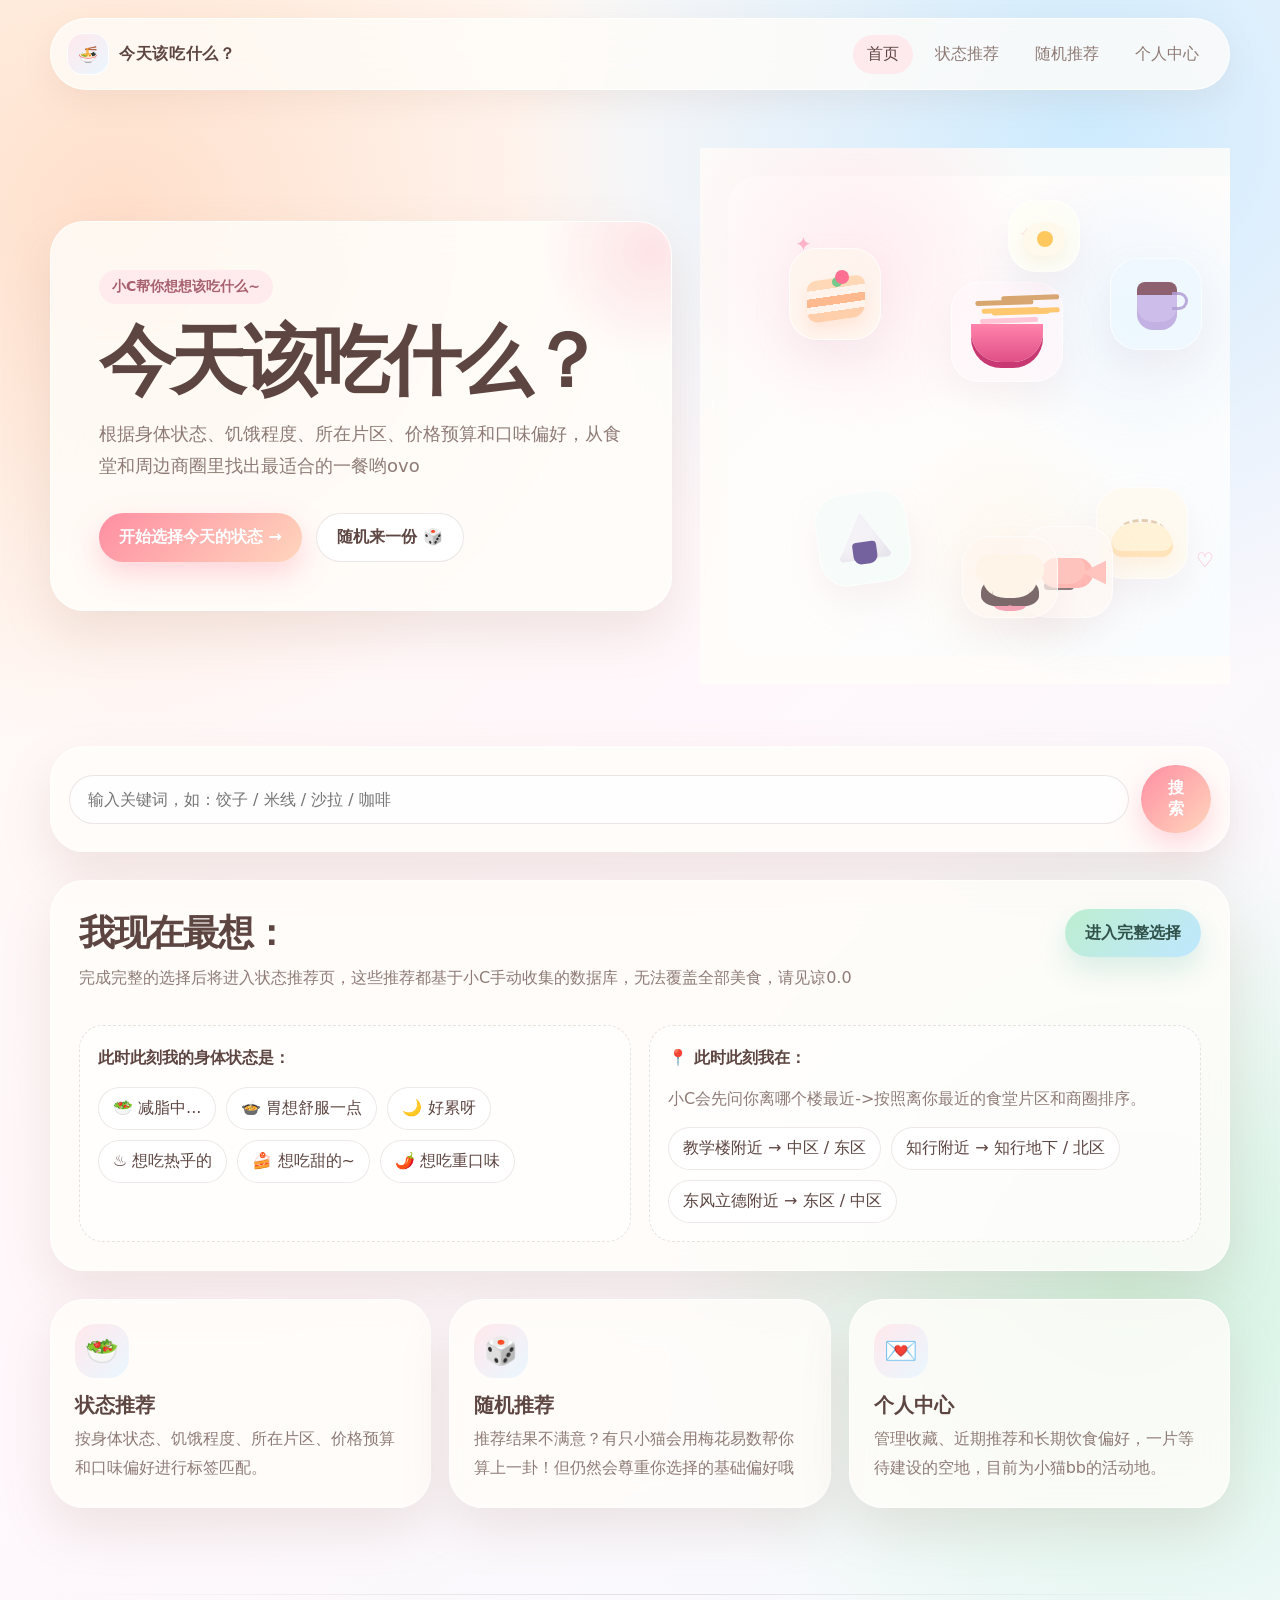
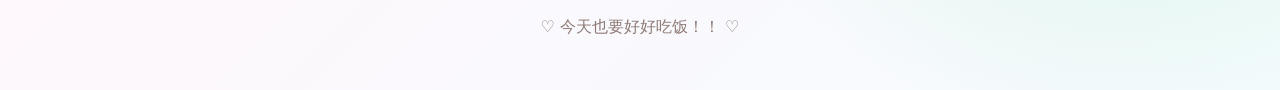
<file: index.html>
<!DOCTYPE html>
<html lang="zh-CN">
<head>
  <meta charset="UTF-8" />
  <meta name="viewport" content="width=device-width, initial-scale=1.0" />
  <link rel="stylesheet" href="css/style.css" />
  <title>今天该吃什么？</title>
</head>
<body>
  <nav class="nav page">
  <a class="logo" href="index.html" aria-label="回到首页">
    <span class="logo-badge">🍜</span>
    <span>今天该吃什么？</span>
  </a>
  <div class="nav-links">
    <a href="index.html" data-nav="home">首页</a>
    <a href="status-recommendation.html" data-nav="status">状态推荐</a>
    <a href="random-recommendation.html" data-nav="random">随机推荐</a>
    <a href="profile.html" data-nav="profile">个人中心</a>
  </div>
</nav>

  <main class="page">
    <section class="hero">
      <div class="hero-card">
        <span class="kicker">小C帮你想想该吃什么~</span>
        <h1>今天该吃什么？</h1>
        <p class="lead">根据身体状态、饥饿程度、所在片区、价格预算和口味偏好，从食堂和周边商圈里找出最适合的一餐哟ovo</p>
        <div class="actions">
          <a class="btn btn-primary" href="status-recommendation.html">开始选择今天的状态 →</a>
          <a class="btn btn-secondary" href="random-recommendation.html">随机来一份 🎲</a>
        </div>
      </div>

      <div class="illustration-card">
        <div class="food-cloud" aria-hidden="true">
           <span class="sparkle s1">✦</span>
            <span class="sparkle s2">♡</span>
            <span class="sparkle s3">✧</span>
           <span class="sparkle s4">✦</span>

            <div class="food-doodle cake"></div>
           <div class="food-doodle noodles"></div>
           <div class="food-doodle riceball"></div>
           <div class="food-doodle drink"></div>
           <div class="food-doodle dumpling"></div>
            <div class="food-doodle fish"></div>
            <div class="food-doodle egg"></div>
            <div class="food-doodle cat"></div>
        </div>

      </div>
    </section>

    <section class="section search-card">
      <input class="search-input" id="search-keyword" type="text" placeholder="输入关键词，如：饺子 / 米线 / 沙拉 / 咖啡" />
      <button class="btn btn-primary" onclick="searchFood()">搜索</button>
    </section>

    <section class="section panel">
      <div class="panel-head">
        <div>
          <h2>我现在最想：</h2>
          <p class="subtle">完成完整的选择后将进入状态推荐页，这些推荐都基于小C手动收集的数据库，无法覆盖全部美食，请见谅0.0</p>
        </div>
        <a class="btn btn-green" href="status-recommendation.html">进入完整选择</a>
      </div>

      <div class="grid-2">
        <div class="group">
          <p class="group-label">此时此刻我的身体状态是：</p>
          <div class="chip-grid">
            <a class="chip" href="status-recommendation.html?quick=fat_loss">🥗 减脂中...</a>
            <a class="chip" href="status-recommendation.html?quick=stomach_easy">🍲 胃想舒服一点</a>
            <a class="chip" href="status-recommendation.html?quick=tired">🌙 好累呀</a>
            <a class="chip" href="status-recommendation.html?quick=hot_food">♨️ 想吃热乎的</a>
            <a class="chip" href="status-recommendation.html?quick=sweet">🍰 想吃甜的~</a>
            <a class="chip" href="status-recommendation.html?quick=spicy">🌶️ 想吃重口味</a>
          </div>
        </div>

        <div class="group">
          <p class="group-label">📍 此时此刻我在：</p>
          <p class="subtle">小C会先问你离哪个楼最近->按照离你最近的食堂片区和商圈排序。</p>
          <div class="chip-grid">
            <span class="chip">教学楼附近 → 中区 / 东区</span>
            <span class="chip">知行附近 → 知行地下 / 北区</span>
            <span class="chip">东风立德附近 → 东区 / 中区</span>
          </div>
        </div>
      </div>
    </section>

    <section class="section grid-3">
      <a class="feature-card" href="status-recommendation.html">
        <div class="icon-round">🥗</div>
        <h3>状态推荐</h3>
        <p class="subtle">按身体状态、饥饿程度、所在片区、价格预算和口味偏好进行标签匹配。</p>
      </a>
      <a class="feature-card" href="random-recommendation.html">
        <div class="icon-round">🎲</div>
        <h3>随机推荐</h3>
        <p class="subtle">推荐结果不满意？有只小猫会用梅花易数帮你算上一卦！但仍然会尊重你选择的基础偏好哦</p>
      </a>
      <a class="feature-card" href="profile.html">
        <div class="icon-round">💌</div>
        <h3>个人中心</h3>
        <p class="subtle">管理收藏、近期推荐和长期饮食偏好，一片等待建设的空地，目前为小猫bb的活动地。</p>
      </a>
    </section>
  </main>

  <footer class="footer page">
  <div class="soft-divider"></div>
  <p>♡ 今天也要好好吃饭！！ ♡</p>
</footer>

  <script src="js/food-data.js"></script>
  <script src="js/recommend-engine.js"></script>
  <script>
    document.querySelector('[data-nav="home"]').classList.add('active');

    function searchFood() {
      const keyword = document.getElementById('search-keyword').value.trim();
      if (!keyword) {
        alert('请输入搜索关键词');
        return;
      }
      localStorage.setItem('searchKeyword', keyword);
      window.location.href = 'search-result.html';
    }

    document.getElementById('search-keyword').addEventListener('keydown', function(e) {
      if (e.key === 'Enter') searchFood();
    });
  </script>
</body>
</html>
</file>
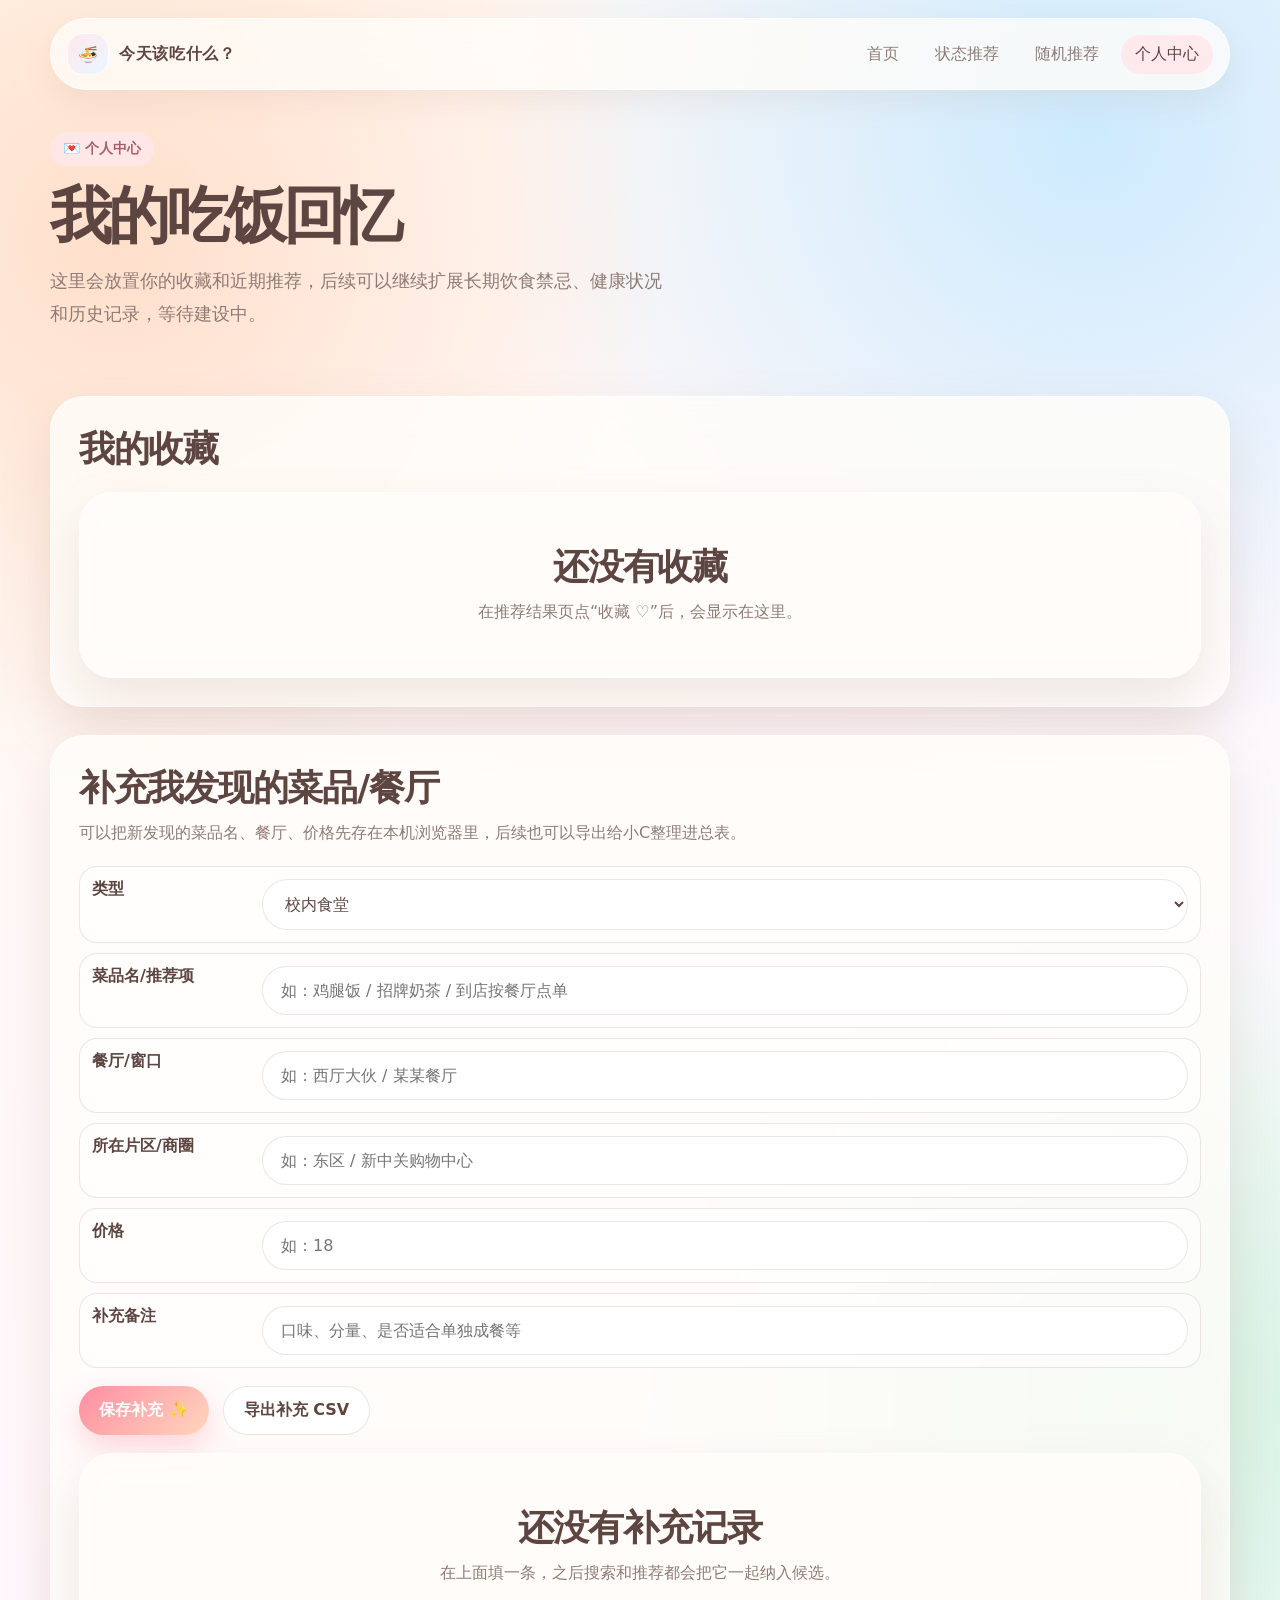
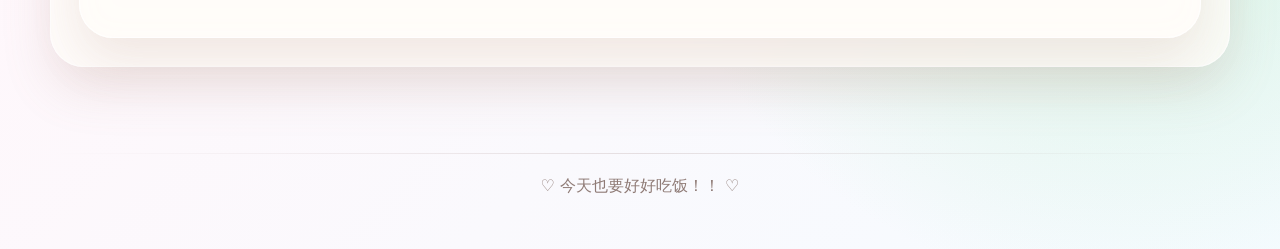
<file: profile.html>
<!DOCTYPE html>
<html lang="zh-CN">
<head>
  <meta charset="UTF-8" />
  <meta name="viewport" content="width=device-width, initial-scale=1.0" />
  <link rel="stylesheet" href="css/style.css" />
  <title>个人中心｜今天该吃什么？</title>
</head>
<body>
  <nav class="nav page">
  <a class="logo" href="index.html" aria-label="回到首页">
    <span class="logo-badge">🍜</span>
    <span>今天该吃什么？</span>
  </a>
  <div class="nav-links">
    <a href="index.html" data-nav="home">首页</a>
    <a href="status-recommendation.html" data-nav="status">状态推荐</a>
    <a href="random-recommendation.html" data-nav="random">随机推荐</a>
    <a href="profile.html" data-nav="profile">个人中心</a>
  </div>
</nav>
  <main class="page">
    <section class="result-hero">
      <span class="kicker">💌 个人中心</span>
      <h1 style="font-size: clamp(38px, 5vw, 62px);">我的吃饭回忆</h1>
      <p class="lead">这里会放置你的收藏和近期推荐，后续可以继续扩展长期饮食禁忌、健康状况和历史记录，等待建设中。</p>
    </section>
    <section class="panel section">
      <h2>我的收藏</h2>
      <div id="favorites" class="result-grid" style="margin-top:18px;"></div>
    </section>

    <section class="panel section">
      <div class="panel-head">
        <div>
          <h2>补充我发现的菜品/餐厅</h2>
          <p class="subtle">可以把新发现的菜品名、餐厅、价格先存在本机浏览器里，后续也可以导出给小C整理进总表。</p>
        </div>
      </div>
      <div class="table-like">
        <div class="rule-row"><strong>类型</strong><span><select id="user-food-type"><option value="canteen">校内食堂</option><option value="mall">周边商圈</option></select></span></div>
        <div class="rule-row"><strong>菜品名/推荐项</strong><span><input class="search-input" id="user-food-name" type="text" placeholder="如：鸡腿饭 / 招牌奶茶 / 到店按餐厅点单" /></span></div>
        <div class="rule-row"><strong>餐厅/窗口</strong><span><input class="search-input" id="user-food-venue" type="text" placeholder="如：西厅大伙 / 某某餐厅" /></span></div>
        <div class="rule-row"><strong>所在片区/商圈</strong><span><input class="search-input" id="user-food-area" type="text" placeholder="如：东区 / 新中关购物中心" /></span></div>
        <div class="rule-row"><strong>价格</strong><span><input class="search-input" id="user-food-price" type="number" min="0" step="0.1" placeholder="如：18" /></span></div>
        <div class="rule-row"><strong>补充备注</strong><span><input class="search-input" id="user-food-note" type="text" placeholder="口味、分量、是否适合单独成餐等" /></span></div>
      </div>
      <div class="actions" style="margin-top:18px;">
        <button class="btn btn-primary" onclick="saveUserFoodFromForm()">保存补充 ✨</button>
        <button class="btn btn-secondary" onclick="exportUserFoods()">导出补充 CSV</button>
      </div>
      <div id="user-food-list" class="result-grid" style="margin-top:18px;"></div>
    </section>
  </main>
  <footer class="footer page">
  <div class="soft-divider"></div>
  <p>♡ 今天也要好好吃饭！！ ♡</p>
</footer>
  <script src="js/food-data.js"></script>
  <script src="js/recommend-engine.js"></script>
  <script>
    document.querySelector('[data-nav="profile"]').classList.add('active');
    function escapeHTML(str) {
      return String(str ?? '').replace(/[&<>"']/g, s => ({
        '&': '&amp;', '<': '&lt;', '>': '&gt;', '"': '&quot;', "'": '&#039;'
      }[s]));
    }
    const favs = FoodRecommender.readFavorites();
    document.getElementById('favorites').innerHTML = favs.length
      ? favs.map(item => `
        <article class="result-card">
          <span class="kicker">${item.type === 'canteen' ? '校内食堂' : '周边商圈'}</span>
          <h3 style="margin-top:12px;">${escapeHTML(FoodRecommender.displayName(item))}</h3>
          <p class="place">${escapeHTML(FoodRecommender.formatPlace(item))}</p>
          <span class="price-pill">${escapeHTML(FoodRecommender.formatPrice(item))}</span>
          <p class="reason">${escapeHTML(item.mood || item.scene || '已收藏。')}</p>
        </article>
      `).join('')
      : '<div class="panel empty" style="grid-column:1/-1;"><h2>还没有收藏</h2><p class="subtle">在推荐结果页点“收藏 ♡”后，会显示在这里。</p></div>';


    function userFoodCard(item) {
      return `
        <article class="result-card">
          <span class="kicker">${item.type === 'canteen' ? '校内食堂' : '周边商圈'} · 用户补充</span>
          <h3 style="margin-top:12px;">${escapeHTML(FoodRecommender.displayName(item))}</h3>
          <p class="place">${escapeHTML(FoodRecommender.formatPlace(item))}</p>
          <span class="price-pill">${escapeHTML(FoodRecommender.formatPrice(item))}</span>
          <p class="reason">${escapeHTML(item.note || item.manualNote || '已保存到本机浏览器。')}</p>
          <button class="small-btn" onclick="deleteUserFood('${item.id}')">删除这条</button>
        </article>
      `;
    }

    function renderUserFoods() {
      const list = FoodRecommender.readUserFoodItems();
      document.getElementById('user-food-list').innerHTML = list.length
        ? list.map(userFoodCard).join('')
        : '<div class="panel empty" style="grid-column:1/-1;"><h2>还没有补充记录</h2><p class="subtle">在上面填一条，之后搜索和推荐都会把它一起纳入候选。</p></div>';
    }

    function saveUserFoodFromForm() {
      const item = FoodRecommender.saveUserFoodItem({
        type: document.getElementById('user-food-type').value,
        name: document.getElementById('user-food-name').value,
        venue: document.getElementById('user-food-venue').value,
        area: document.getElementById('user-food-area').value,
        price: document.getElementById('user-food-price').value,
        note: document.getElementById('user-food-note').value
      });
      if (!item) {
        alert('至少填写菜品名或餐厅/窗口名');
        return;
      }
      ['user-food-name','user-food-venue','user-food-area','user-food-price','user-food-note'].forEach(id => document.getElementById(id).value = '');
      renderUserFoods();
    }

    function deleteUserFood(id) {
      FoodRecommender.deleteUserFoodItem(id);
      renderUserFoods();
    }

    function exportUserFoods() {
      const list = FoodRecommender.readUserFoodItems();
      if (!list.length) {
        alert('目前还没有可以导出的补充记录');
        return;
      }
      const headers = ['类型','片区/商圈','楼层','餐厅/窗口','菜品名/对象名','价格','备注'];
      const rows = list.map(item => [
        item.type === 'canteen' ? '校内食堂' : '周边商圈',
        item.area || '', item.floor || '', item.venue || '', item.name || '', item.priceText || '', item.note || ''
      ]);
      const csv = [headers, ...rows]
        .map(row => row.map(cell => `"${String(cell ?? '').replace(/"/g, '""')}"`).join(','))
        .join('\n');
      const blob = new Blob(['\ufeff' + csv], { type: 'text/csv;charset=utf-8;' });
      const url = URL.createObjectURL(blob);
      const a = document.createElement('a');
      a.href = url;
      a.download = '我的菜品补充.csv';
      a.click();
      URL.revokeObjectURL(url);
    }

    renderUserFoods();
  </script>
</body>
</html>
</file>
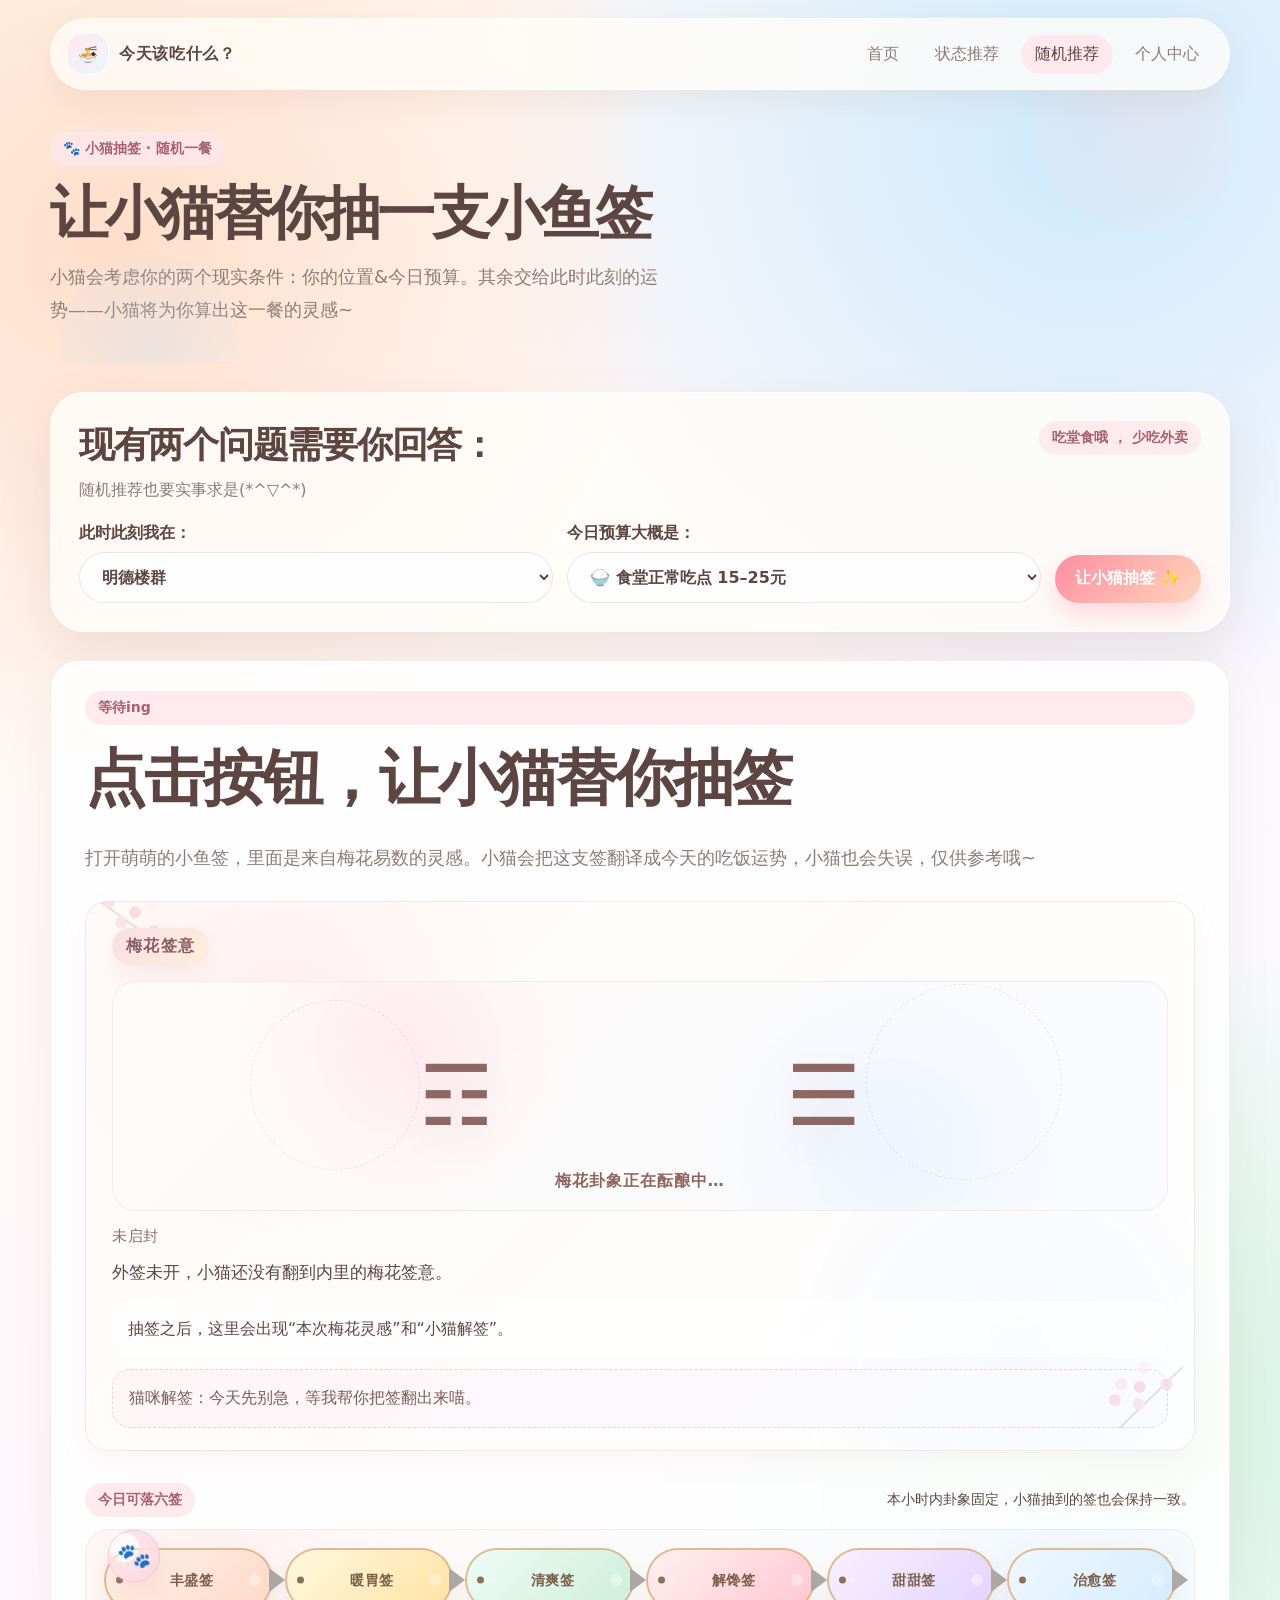
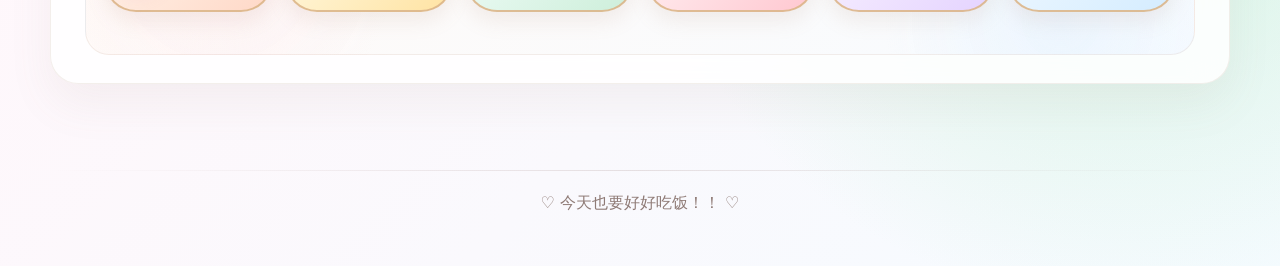
<file: random-recommendation.html>
<!DOCTYPE html>
<html lang="zh-CN">
<head>
  <meta charset="UTF-8" />
  <meta name="viewport" content="width=device-width, initial-scale=1.0" />
  <link rel="stylesheet" href="css/style.css" />
  <title>小猫抽签随机推荐｜今天该吃什么？</title>
</head>
<body>
  <nav class="nav page">
    <a class="logo" href="index.html" aria-label="回到首页">
      <span class="logo-badge">🍜</span>
      <span>今天该吃什么？</span>
    </a>
    <div class="nav-links">
      <a href="index.html" data-nav="home">首页</a>
      <a href="status-recommendation.html" data-nav="status">状态推荐</a>
      <a href="random-recommendation.html" data-nav="random">随机推荐</a>
      <a href="profile.html" data-nav="profile">个人中心</a>
    </div>
  </nav>

  <main class="page">
    <section class="result-hero oracle-hero cat-hero">
      <span class="kicker">🐾 小猫抽签 · 随机一餐</span>
      <h1 style="font-size: clamp(36px, 5vw, 58px);">让小猫替你抽一支小鱼签</h1>
      <p class="lead">小猫会考虑你的两个现实条件：你的位置&今日预算。其余交给此时此刻的运势——小猫将为你算出这一餐的灵感~</p>
    </section>

    <section class="panel section oracle-panel">
      <div class="panel-head">
        <div>
          <h2>现有两个问题需要你回答：</h2>
          <p class="subtle">随机推荐也要实事求是(*^▽^*)</p>
        </div>
        <span class="kicker">吃堂食哦 ， 少吃外卖</span>
      </div>
      <div class="ritual-selects">
        <label>
          <span>此时此刻我在：</span>
          <select id="building-select"></select>
        </label>
        <label>
          <span>今日预算大概是：</span>
          <select id="budget-select"></select>
        </label>
        <button class="btn btn-primary" id="divine-btn" onclick="startDivination()">让小猫抽签 ✨</button>
      </div>
    </section>

    <section class="section fish-draw-shell" id="fish-shell">
      <div class="oracle-card cat-oracle-card cat-oracle-wide">
        <span class="kicker" id="gua-kicker">等待ing</span>
        <h2 id="gua-title">点击按钮，让小猫替你抽签</h2>
        <p class="subtle" id="gua-text">打开萌萌的小鱼签，里面是来自梅花易数的灵感。小猫会把这支签翻译成今天的吃饭运势，小猫也会失误，仅供参考哦~</p>

        <div class="plum-box" id="plum-box">
          <div class="plum-branch plum-branch-left" aria-hidden="true"></div>
          <div class="plum-branch plum-branch-right" aria-hidden="true"></div>
          <div class="plum-seal">梅花签意</div>
          <div class="gua-flight" id="gua-flight" aria-hidden="true">
            <div class="gua-flight-ring ring-1"></div>
            <div class="gua-flight-ring ring-2"></div>
            <div class="gua-flight-symbol gua-upper" id="gua-upper">☶</div>
            <div class="gua-flight-symbol gua-lower" id="gua-lower">☰</div>
            <div class="gua-flight-text" id="gua-flight-text">梅花卦象正在酝酿中…</div>
          </div>
          <div class="plum-meta" id="plum-meta">未启封</div>
          <div class="plum-main" id="plum-main">外签未开，小猫还没有翻到内里的梅花签意。</div>
          <div class="plum-verse" id="plum-verse">抽签之后，这里会出现“本次梅花灵感”和“小猫解签”。</div>
          <div class="cat-interpret" id="cat-interpret">猫咪解签：今天先别急，等我帮你把签翻出来喵。</div>
        </div>

        <div class="fish-strip-block">
          <div class="fish-strip-head">
            <span class="kicker">今日可落六签</span>
            <span class="fish-strip-note">本小时内卦象固定，小猫抽到的签也会保持一致。</span>
          </div>
          <div class="fish-board fish-board-inline" id="fish-board">
            <div class="fish-grid fish-grid-inline" id="fish-grid">
              <button class="fish-tag" data-mood="abundant" type="button" aria-label="丰盛签">
                <span class="fish-body peach">
                  <span class="fish-eye"></span>
                  <span class="fish-label">丰盛签</span>
                </span>
              </button>
              <button class="fish-tag" data-mood="comfort" type="button" aria-label="暖胃签">
                <span class="fish-body butter">
                  <span class="fish-eye"></span>
                  <span class="fish-label">暖胃签</span>
                </span>
              </button>
              <button class="fish-tag" data-mood="fresh" type="button" aria-label="清爽签">
                <span class="fish-body mint">
                  <span class="fish-eye"></span>
                  <span class="fish-label">清爽签</span>
                </span>
              </button>
              <button class="fish-tag" data-mood="spicy" type="button" aria-label="解馋签">
                <span class="fish-body rose">
                  <span class="fish-eye"></span>
                  <span class="fish-label">解馋签</span>
                </span>
              </button>
              <button class="fish-tag" data-mood="bright" type="button" aria-label="甜甜签">
                <span class="fish-body lilac">
                  <span class="fish-eye"></span>
                  <span class="fish-label">甜甜签</span>
                </span>
              </button>
              <button class="fish-tag" data-mood="rest" type="button" aria-label="治愈签">
                <span class="fish-body sky">
                  <span class="fish-eye"></span>
                  <span class="fish-label">治愈签</span>
                </span>
              </button>
            </div>
            <div class="cat-paw" id="cat-paw" aria-hidden="true">🐾</div>
          </div>
        </div>

    </section>

    <section class="section" id="random-area"></section>
  </main>

  <footer class="footer page">
    <div class="soft-divider"></div>
    <p>♡ 今天也要好好吃饭！！ ♡</p>
  </footer>

  <script src="js/food-data.js"></script>
  <script src="js/recommend-engine.js"></script>
  <script>
    document.querySelector('[data-nav="random"]').classList.add('active');

    const TRIGRAMS = [
      { symbol: '☰', name: '乾' },
      { symbol: '☱', name: '兑' },
      { symbol: '☲', name: '离' },
      { symbol: '☳', name: '震' },
      { symbol: '☴', name: '巽' },
      { symbol: '☵', name: '坎' },
      { symbol: '☶', name: '艮' },
      { symbol: '☷', name: '坤' }
    ];
    let guaFlightTimer = null;

    const SIGN_META = {
      abundant: {
        label: '丰盛签',
        emoji: '🍚',
        text: '今天更适合来一顿丰盛、满足、饱饱的饭。可以偏向主食完整、蛋白足、吃完很有幸福感的选择。'
      },
      comfort: {
        label: '暖胃签',
        emoji: '🍲',
        text: '今天更适合热乎乎、安稳一点的饭。优先暖胃、清爽、吃完身体舒服的选择。'
      },
      fresh: {
        label: '清爽签',
        emoji: '🥗',
        text: '今天适合轻盈一点、清爽一点的饭。优先低油、蔬菜更多、吃完没负担的选择。'
      },
      spicy: {
        label: '解馋签',
        emoji: '🌶️',
        text: '今天的随机运气偏向解馋和满足感。可以放纵一点，吃点香辣、浓郁、过瘾的。'
      },
      bright: {
        label: '甜甜签',
        emoji: '🍰',
        text: '今天更适合一点甜意和小奖励。可以考虑甜品、下午茶、奶香咖啡或轻松的小食。'
      },
      rest: {
        label: '治愈签',
        emoji: '☁️',
        text: '今天更适合温柔、放松、让心情平静下来的吃法。不要太刺激，吃得舒服最重要。'
      }
    };

    function escapeHTML(str) {
      return String(str ?? '').replace(/[&<>"']/g, s => ({
        '&': '&amp;', '<': '&lt;', '>': '&gt;', '"': '&quot;', "'": '&#039;'
      }[s]));
    }

    function initSelectors() {
      const building = document.getElementById('building-select');
      const budget = document.getElementById('budget-select');
      building.innerHTML = (window.BUILDINGS || []).map((b, i) => `<option value="${escapeHTML(b.name)}" ${i === 0 ? 'selected' : ''}>${escapeHTML(b.name)}</option>`).join('');
      const budgetOptions = (window.STATE_GROUPS.find(g => g.id === 'budget') || { options: [] }).options;
      budget.innerHTML = budgetOptions
        .filter(x => ['canteen_15_25', 'extra_25_50', 'reward_50_plus', 'campus_drink_20', 'tea_25_50'].includes(x.id))
        .map(x => `<option value="${escapeHTML(x.id)}">${escapeHTML(x.emoji + ' ' + x.label)}</option>`).join('');
    }

    function setPawTarget(targetEl) {
      const paw = document.getElementById('cat-paw');
      const board = document.getElementById('fish-board');
      if (!targetEl || !paw || !board) return;
      const t = targetEl.getBoundingClientRect();
      const b = board.getBoundingClientRect();
      const left = t.left - b.left + t.width * 0.58;
      const top = t.top - b.top + t.height * 0.2;
      paw.style.left = `${left}px`;
      paw.style.top = `${top}px`;
    }

    function resetFishState() {
      document.querySelectorAll('.fish-tag').forEach(el => {
        el.classList.remove('selected');
      });
    }

    function startGuaFlight() {
      const box = document.getElementById('plum-box');
      const upper = document.getElementById('gua-upper');
      const lower = document.getElementById('gua-lower');
      const text = document.getElementById('gua-flight-text');
      if (!box || !upper || !lower || !text) return;
      box.classList.add('flying');
      let step = 0;
      clearInterval(guaFlightTimer);
      guaFlightTimer = setInterval(() => {
        const a = TRIGRAMS[Math.floor(Math.random() * TRIGRAMS.length)];
        const b = TRIGRAMS[Math.floor(Math.random() * TRIGRAMS.length)];
        upper.textContent = a.symbol;
        lower.textContent = b.symbol;
        text.textContent = step % 2 === 0 ? `卦象上飞：${a.name}与${b.name}正在聚气` : '卦象回旋：梅花落签中…';
        step += 1;
      }, 220);
    }

    function finishGuaFlight(gua, sign) {
      const box = document.getElementById('plum-box');
      const upper = document.getElementById('gua-upper');
      const lower = document.getElementById('gua-lower');
      const text = document.getElementById('gua-flight-text');
      clearInterval(guaFlightTimer);
      if (!box || !upper || !lower || !text) return;
      box.classList.remove('flying');
      upper.textContent = gua.upper.symbol;
      lower.textContent = gua.lower.symbol;
      text.textContent = `本小时卦象已定，最后落在「${sign.label}」`;
    }

    function renderRandomCard(x, label) {
      const item = x.item;
      const reason = (x.meta.reasons || []).slice(0, 2).join('；') || '和今天抽到的小鱼签氛围相合。';
      const combo = item.isCombo && Array.isArray(item.items)
        ? `<div class="combo-parts">${item.items.map(part => `<span>${escapeHTML(part.name)} <b>${escapeHTML(FoodRecommender.formatPrice(part))}</b></span>`).join('')}</div>`
        : '';
      return `
        <article class="result-card">
          <div class="result-topline">
            <div>
              <span class="kicker">${label}</span>
              <h3 style="margin-top:12px;">${escapeHTML(FoodRecommender.displayName(item))}</h3>
              <p class="place">${escapeHTML(FoodRecommender.formatPlace(item))}</p>
            </div>
            <span class="score">${escapeHTML(FoodRecommender.formatPrice(item))}</span>
          </div>
          ${combo}
          <p class="reason">签语解释：${escapeHTML(reason)}</p>
          <p class="reason">营业信息：${escapeHTML(item.businessHours || '未填写 / 需现场确认')}</p>
        </article>`;
    }

    function startDivination() {
      const btn = document.getElementById('divine-btn');
      btn.disabled = true;
      btn.textContent = '小猫正在抽签…';
      document.getElementById('random-area').innerHTML = '';
      document.getElementById('gua-kicker').textContent = '小猫伸爪中';
      document.getElementById('gua-title').textContent = '小鱼签正在摇一摇，马上就会抓到今天那一支…';
      document.getElementById('gua-text').textContent = '这一刻的时间，会被翻译成一种适合吃饭的心情。';
      document.getElementById('plum-meta').textContent = '梅花内签启封中';
      document.getElementById('plum-main').textContent = '小猫正在把外面的鱼签翻开，看看里面藏着哪一朵梅花。';
      document.getElementById('plum-verse').textContent = '梅花签意整理中……';
      document.getElementById('cat-interpret').textContent = '猫咪解签：别急喵，我正在认真读签。';
      startGuaFlight();

      resetFishState();

      setTimeout(() => {
        const gua = FoodRecommender.makeMeihuaGua(new Date());
        const sign = SIGN_META[gua.moodId] || SIGN_META.comfort;
        const plumMeta = `${gua.timeLabel} · ${gua.upper.symbol} ${gua.upper.name}上 · ${gua.lower.symbol} ${gua.lower.name}下 · 动${gua.movingLine}爻`;
        const building = document.getElementById('building-select').value;
        const budget = document.getElementById('budget-select').value;
        const state = FoodRecommender.randomStateFromGua(building, budget, gua);
        const groups = FoodRecommender.makeRecommendationGroups(state);
        const picks = groups.ranked.slice(0, 6);
        const selectedFish = document.querySelector(`.fish-tag[data-mood="${gua.moodId}"]`) || document.querySelector('.fish-tag');
        if (selectedFish) {
          selectedFish.classList.add('selected');
          setPawTarget(selectedFish);
        }

        document.getElementById('gua-kicker').textContent = '小猫抽到了这支签';
        document.getElementById('gua-title').textContent = `${sign.emoji} ${sign.label}`;
        document.getElementById('gua-text').textContent = '外签已经抽出，下面是内里的梅花签意。';
        document.getElementById('plum-meta').textContent = plumMeta;
        document.getElementById('plum-main').textContent = `梅花签意：${gua.text}`;
        document.getElementById('plum-verse').textContent = `这一签落在「${sign.label}」上，说明今天这一小时的吃饭气质更偏向：${sign.text}`;
        document.getElementById('cat-interpret').textContent = `猫咪解签：喵，我觉得这一小时里都可以顺着这支${sign.label}来吃——既保留一点随机的惊喜，也尊重你现在的预算和距离。`;
        finishGuaFlight(gua, sign);
        document.getElementById('random-area').innerHTML = `
          <div class="result-section-title">
            <span class="icon-round" style="width:42px;height:42px;font-size:22px;margin:0;">🐟</span>
            <div>
              <h2>今日小鱼签推荐</h2>
              <p class="subtle">随机推荐也会尊重预算和距离；食堂小菜会优先组合成完整一餐。</p>
            </div>
          </div>
          <div class="result-grid">
            ${picks.map((x, i) => renderRandomCard(x, i === 0 ? '爪爪首推' : `备选 ${i + 1}`)).join('')}
          </div>`;
        btn.disabled = false;
        btn.textContent = '再抽一支 ✨';
      }, 1450);
    }

   document.addEventListener('mouseover', (event) => {
  const target = event.target.closest('.fish-tag');
  if (target && !document.getElementById('plum-box').classList.contains('flying')) {
    setPawTarget(target);
  }
});

/* ===== 全页面通用小猫爪 hover 效果 ===== */
function initGlobalCatPaw() {
  const paw = document.createElement('div');
  paw.className = 'global-cat-paw';
  paw.setAttribute('aria-hidden', 'true');
  paw.textContent = '🐾';
  document.body.appendChild(paw);

  const hoverSelector = [
    'a',
    'button',
    'select',
    '.btn',
    '.chip',
    '.result-card',
    '.oracle-card',
    '.fish-tag',
    '.feature-card',
    '.nav-links a',
    '.logo'
  ].join(',');

  function movePawToElement(el) {
    const rect = el.getBoundingClientRect();

    const left = rect.left + rect.width * 0.82;
    const top = rect.top + rect.height * 0.18;

    paw.style.left = `${left}px`;
    paw.style.top = `${top}px`;
    paw.classList.add('show');
  }

  document.addEventListener('mouseover', function(event) {
    const target = event.target.closest(hoverSelector);
    if (!target) return;

    target.classList.add('random-hover-target');
    movePawToElement(target);
  });

  document.addEventListener('mousemove', function(event) {
    const target = event.target.closest(hoverSelector);
    if (!target) return;

    const rect = target.getBoundingClientRect();
    const left = rect.left + rect.width * 0.82;
    const top = rect.top + rect.height * 0.18;

    paw.style.left = `${left}px`;
    paw.style.top = `${top}px`;
  });

  document.addEventListener('mouseout', function(event) {
    const target = event.target.closest(hoverSelector);
    if (!target) return;

    const nextTarget = event.relatedTarget;
    if (nextTarget && target.contains(nextTarget)) return;

    paw.classList.remove('show');
  });

  document.addEventListener('mousedown', function(event) {
    const target = event.target.closest(hoverSelector);
    if (!target) return;
    paw.classList.add('press');
  });

  document.addEventListener('mouseup', function() {
    paw.classList.remove('press');
  });
}

initSelectors();
initGlobalCatPaw();
  </script>
</body>
</html>
</file>
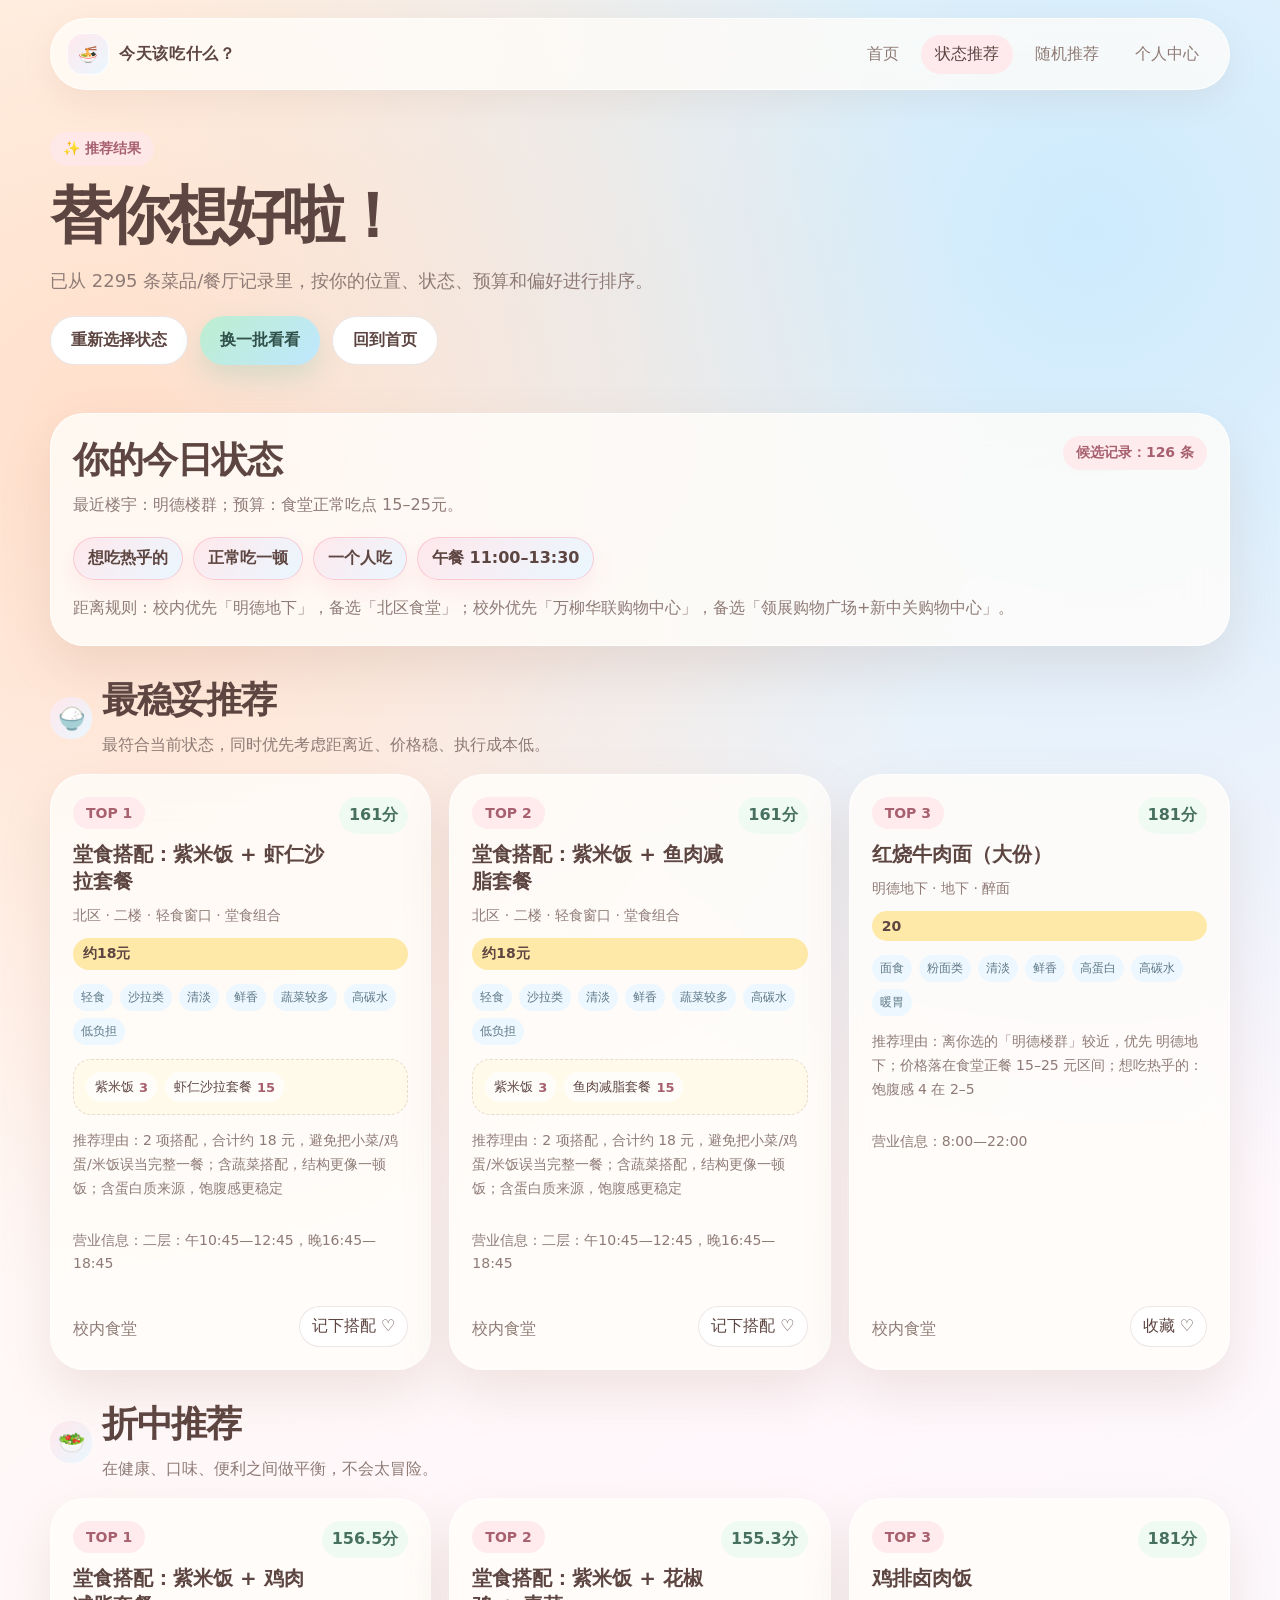
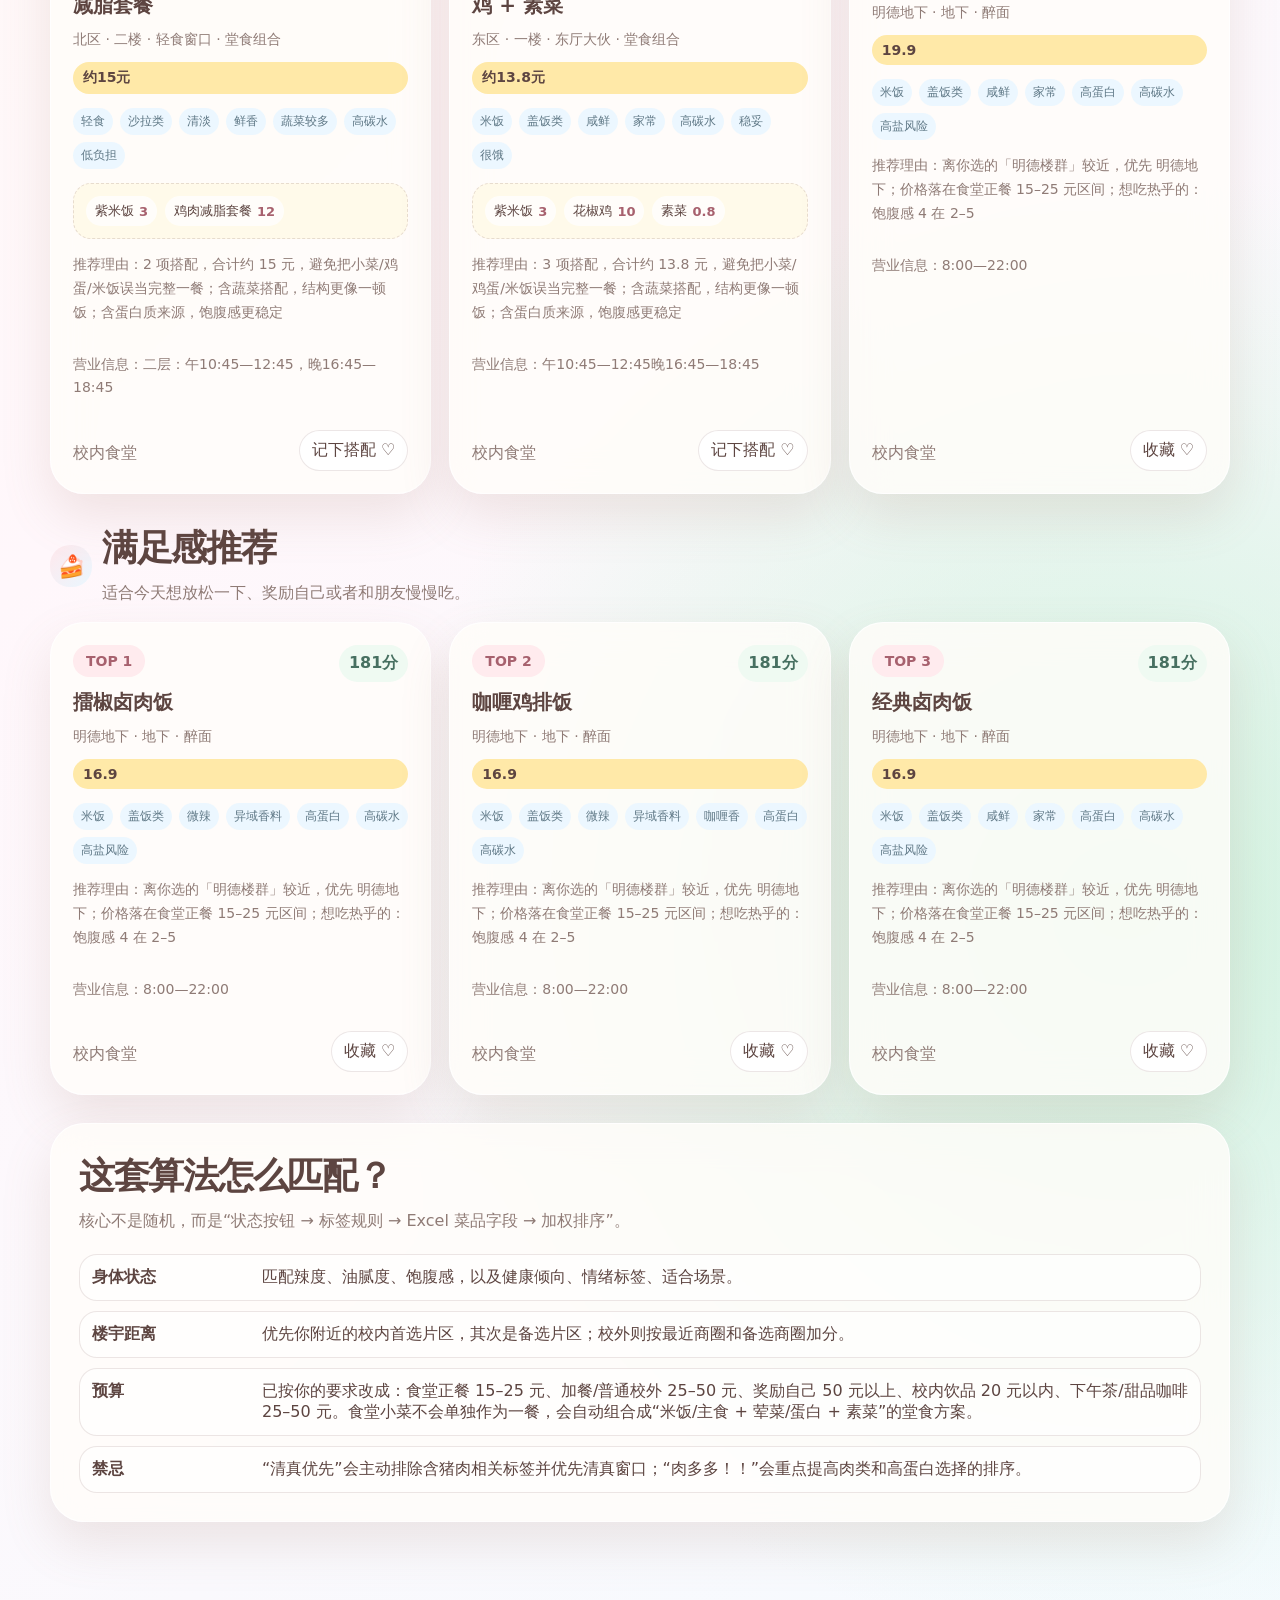
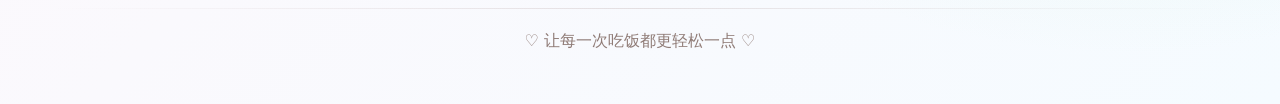
<file: recommendation-result.html>
<!DOCTYPE html>
<html lang="zh-CN">
<head>
  <meta charset="UTF-8" />
  <meta name="viewport" content="width=device-width, initial-scale=1.0" />
  <link rel="stylesheet" href="css/style.css" />
  <title>推荐结果｜今天该吃什么？</title>
</head>
<body>
  <nav class="nav page">
  <a class="logo" href="index.html" aria-label="回到首页">
    <span class="logo-badge">🍜</span>
    <span>今天该吃什么？</span>
  </a>
  <div class="nav-links">
    <a href="index.html" data-nav="home">首页</a>
    <a href="status-recommendation.html" data-nav="status">状态推荐</a>
    <a href="random-recommendation.html" data-nav="random">随机推荐</a>
    <a href="profile.html" data-nav="profile">个人中心</a>
  </div>
</nav>

  <main class="page">
    <section class="result-hero">
      <span class="kicker">✨ 推荐结果</span>
      <h1 style="font-size: clamp(38px, 5vw, 62px);">替你想好啦！</h1>
      <p class="lead" id="result-lead">正在根据你的状态和小C数据库生成推荐ing</p>
      <div class="result-toolbar">
        <a class="btn btn-secondary" href="status-recommendation.html">重新选择状态</a>
        <button class="btn btn-green" onclick="rerender()">换一批看看</button>
        <a class="btn btn-secondary" href="index.html">回到首页</a>
      </div>
    </section>

    <section class="summary-card section" id="state-summary"></section>

    <section class="section" id="results-area"></section>

    <section class="panel section">
      <div class="panel-head">
        <div>
          <h2>这套算法怎么匹配？</h2>
          <p class="subtle">核心不是随机，而是“状态按钮 → 标签规则 → Excel 菜品字段 → 加权排序”。</p>
        </div>
      </div>
      <div class="table-like">
        <div class="rule-row"><strong>身体状态</strong><span>匹配辣度、油腻度、饱腹感，以及健康倾向、情绪标签、适合场景。</span></div>
        <div class="rule-row"><strong>楼宇距离</strong><span>优先你附近的校内首选片区，其次是备选片区；校外则按最近商圈和备选商圈加分。</span></div>
        <div class="rule-row"><strong>预算</strong><span>已按你的要求改成：食堂正餐 15–25 元、加餐/普通校外 25–50 元、奖励自己 50 元以上、校内饮品 20 元以内、下午茶/甜品咖啡 25–50 元。食堂小菜不会单独作为一餐，会自动组合成“米饭/主食 + 荤菜/蛋白 + 素菜”的堂食方案。</span></div>
        <div class="rule-row"><strong>禁忌</strong><span>“清真优先”会主动排除含猪肉相关标签并优先清真窗口；“肉多多！！”会重点提高肉类和高蛋白选择的排序。</span></div>
      </div>
    </section>
  </main>

  <footer class="footer page">
  <div class="soft-divider"></div>
  <p>♡ 让每一次吃饭都更轻松一点 ♡</p>
</footer>
  <div class="toast" id="toast">已收藏</div>

  <script src="js/food-data.js"></script>
  <script src="js/recommend-engine.js"></script>
  <script>
    document.querySelector('[data-nav="status"]').classList.add('active');

    let shuffleSeed = 0;

    function getState() {
      const raw = localStorage.getItem('todayFoodState');
      if (raw) {
        try { return JSON.parse(raw); } catch(e) {}
      }
      return {
        building: (window.BUILDINGS && window.BUILDINGS[0] && window.BUILDINGS[0].name) || '',
        body: ['hot_food'],
        hunger: 'normal',
        scene: 'solo',
        budget: 'canteen_15_25',
        preference: [],
        time: 'lunch',
        weights: Object.assign({}, window.DEFAULT_WEIGHTS)
      };
    }

    function itemTags(item) {
      const source = item.isCombo && Array.isArray(item.items)
        ? item.items.flatMap(x => [x.foodType, x.taste, x.health, x.mood, x.scene, x.priceLevel])
        : [item.foodType, item.taste, item.health, item.mood, item.scene, item.priceLevel];
      return source
        .filter(Boolean)
        .flatMap(x => String(x).split(/[;；、/,，|｜]/))
        .map(x => x.trim())
        .filter(Boolean)
        .filter((x, i, arr) => arr.indexOf(x) === i)
        .slice(0, 7);
    }

    function renderComboParts(item) {
      if (!item.isCombo || !Array.isArray(item.items)) return '';
      return `
        <div class="combo-parts">
          ${item.items.map(part => `<span>${escapeHTML(part.name)} <b>${escapeHTML(FoodRecommender.formatPrice(part))}</b></span>`).join('')}
        </div>
      `;
    }

    function renderCard(x, rankLabel) {
      const item = x.item;
      const meta = x.meta;
      const reason = (meta.reasons || []).slice(0, 3).join('；') || '与当前状态匹配度较高。';
      return `
        <article class="result-card">
          <div class="result-topline">
            <div>
              <span class="kicker">${rankLabel}</span>
              <h3 style="margin-top:12px;">${escapeHTML(FoodRecommender.displayName(item))}</h3>
              <p class="place">${escapeHTML(FoodRecommender.formatPlace(item))}</p>
            </div>
            <span class="score">${meta.finalScore}分</span>
          </div>
          <span class="price-pill">${escapeHTML(FoodRecommender.formatPrice(item))}</span>
          <div class="tags">
            ${itemTags(item).map(t => `<span class="tag">${escapeHTML(t)}</span>`).join('')}
          </div>
          ${renderComboParts(item)}
          <p class="reason">推荐理由：${escapeHTML(reason)}</p>
          <p class="reason">营业信息：${escapeHTML(item.businessHours || '未填写 / 需现场确认')}</p>
          <div class="card-footer">
            <span class="subtle">${item.type === 'mall' ? '周边商圈' : '校内食堂'}</span>
            <button class="small-btn" onclick="favorite('${item.id}')">${item.isCombo ? '记下搭配 ♡' : '收藏 ♡'}</button>
          </div>
        </article>
      `;
    }

    function renderGroup(title, desc, list, emoji) {
      if (!list || !list.length) return '';
      return `
        <div class="result-section-title">
          <span class="icon-round" style="width:42px;height:42px;font-size:22px;margin:0;">${emoji}</span>
          <div>
            <h2>${title}</h2>
            <p class="subtle">${desc}</p>
          </div>
        </div>
        <div class="result-grid">
          ${list.map((x, i) => renderCard(x, `TOP ${i + 1}`)).join('')}
        </div>
      `;
    }

    function renderStateSummary(state, groups) {
      const labels = FoodRecommender.getRuleLabels(state);
      const building = FoodRecommender.getBuildingInfo(state.building);
      const budget = FoodRecommender.budgetLabel(state.budget);
      const count = FoodRecommender.allFoodItems().length;
      document.getElementById('result-lead').textContent = `已从 ${count} 条菜品/餐厅记录里，按你的位置、状态、预算和偏好进行排序。`;

      document.getElementById('state-summary').innerHTML = `
        <div class="panel-head">
          <div>
            <h2>你的今日状态</h2>
            <p class="subtle">最近楼宇：${escapeHTML(state.building || '未选择')}；预算：${escapeHTML(budget)}。</p>
          </div>
          <span class="kicker">候选记录：${groups.ranked.length} 条</span>
        </div>
        <div class="chip-grid">
          ${labels.map(x => `<span class="chip active">${escapeHTML(x)}</span>`).join('') || '<span class="chip">未选择具体状态，已使用默认午餐状态</span>'}
        </div>
        ${building ? `<p class="subtle" style="margin-top:14px;">距离规则：校内优先「${escapeHTML(building.campusPrimary)}」，备选「${escapeHTML(building.campusSecondary)}」；校外优先「${escapeHTML(building.mallPrimary)}」，备选「${escapeHTML(building.mallSecondary)}」。</p>` : ''}
      `;
    }

    function renderResults() {
      const state = getState();
      const groups = FoodRecommender.makeRecommendationGroups(state);

      // “换一批”时轻微轮换同分附近项目，但不改变底层打分逻辑。
      if (shuffleSeed > 0) {
        ['steady', 'balanced', 'treat'].forEach(key => {
          const arr = groups[key];
          if (arr.length > 1) {
            const first = arr.shift();
            arr.push(first);
          }
        });
      }

      renderStateSummary(state, groups);

      if (!groups.ranked.length) {
        document.getElementById('results-area').innerHTML = `
          <div class="panel empty">
            <h2>暂时没有匹配到很合适的结果</h2>
            <p class="subtle">可以放宽预算、减少禁忌，或者换一个楼宇位置再试一次。</p>
            <a class="btn btn-primary" href="status-recommendation.html">重新选择</a>
          </div>
        `;
        return;
      }

      document.getElementById('results-area').innerHTML = [
        renderGroup('最稳妥推荐', '最符合当前状态，同时优先考虑距离近、价格稳、执行成本低。', groups.steady, '🍚'),
        renderGroup('折中推荐', '在健康、口味、便利之间做平衡，不会太冒险。', groups.balanced, '🥗'),
        renderGroup('满足感推荐', '适合今天想放松一下、奖励自己或者和朋友慢慢吃。', groups.treat, '🍰')
      ].join('');
    }

    function favorite(id) {
      FoodRecommender.saveFavorite(id);
      const toast = document.getElementById('toast');
      toast.classList.add('show');
      setTimeout(() => toast.classList.remove('show'), 1100);
    }

    function rerender() {
      shuffleSeed++;
      renderResults();
      window.scrollTo({ top: 0, behavior: 'smooth' });
    }

    function escapeHTML(str) {
      return String(str ?? '').replace(/[&<>"']/g, s => ({
        '&': '&amp;', '<': '&lt;', '>': '&gt;', '"': '&quot;', "'": '&#039;'
      }[s]));
    }

    renderResults();
  </script>
</body>
</html>
</file>
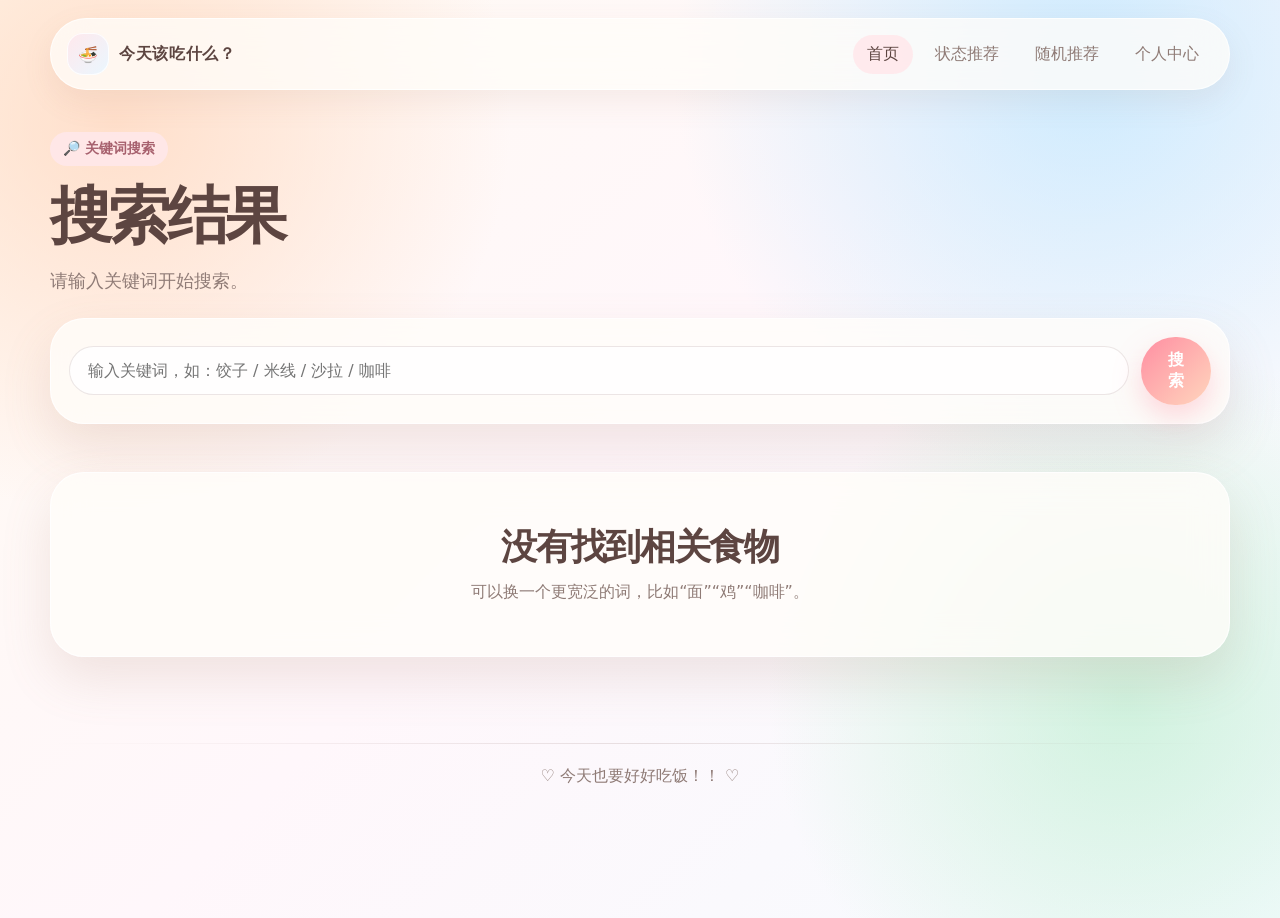
<file: search-result.html>
<!DOCTYPE html>
<html lang="zh-CN">
<head>
  <meta charset="UTF-8" />
  <meta name="viewport" content="width=device-width, initial-scale=1.0" />
  <link rel="stylesheet" href="css/style.css" />
  <title>搜索结果｜今天该吃什么？</title>
</head>
<body>
  <nav class="nav page">
  <a class="logo" href="index.html" aria-label="回到首页">
    <span class="logo-badge">🍜</span>
    <span>今天该吃什么？</span>
  </a>
  <div class="nav-links">
    <a href="index.html" data-nav="home">首页</a>
    <a href="status-recommendation.html" data-nav="status">状态推荐</a>
    <a href="random-recommendation.html" data-nav="random">随机推荐</a>
    <a href="profile.html" data-nav="profile">个人中心</a>
  </div>
</nav>

  <main class="page">
    <section class="result-hero">
      <span class="kicker">🔎 关键词搜索</span>
      <h1 style="font-size: clamp(38px, 5vw, 62px);">搜索结果</h1>
      <p class="lead" id="lead">正在搜索。</p>
      <div class="search-card" style="margin-top:20px;">
        <input class="search-input" id="search-keyword" type="text" placeholder="输入关键词，如：饺子 / 米线 / 沙拉 / 咖啡" />
        <button class="btn btn-primary" onclick="doSearch()">搜索</button>
      </div>
    </section>

    <section id="results-area" class="section"></section>
  </main>

  <footer class="footer page">
  <div class="soft-divider"></div>
  <p>♡ 今天也要好好吃饭！！ ♡</p>
</footer>

  <script src="js/food-data.js"></script>
  <script src="js/recommend-engine.js"></script>
  <script>
    document.querySelector('[data-nav="home"]').classList.add('active');

    function escapeHTML(str) {
      return String(str ?? '').replace(/[&<>"']/g, s => ({
        '&': '&amp;', '<': '&lt;', '>': '&gt;', '"': '&quot;', "'": '&#039;'
      }[s]));
    }

    function itemTags(item) {
      return [item.foodType, item.taste, item.health, item.mood, item.scene, item.priceLevel]
        .filter(Boolean)
        .flatMap(x => String(x).split(/[;；、/,，|｜]/))
        .map(x => x.trim())
        .filter(Boolean)
        .slice(0, 7);
    }

    function renderCard(x) {
      const item = x.item;
      const reason = (x.meta.reasons || []).join('；') || '命中关键词。';
      return `
        <article class="result-card">
          <div class="result-topline">
            <div>
              <span class="kicker">${item.type === 'canteen' ? '校内食堂' : '周边商圈'}</span>
              <h3 style="margin-top:12px;">${escapeHTML(FoodRecommender.displayName(item))}</h3>
              <p class="place">${escapeHTML(FoodRecommender.formatPlace(item))}</p>
            </div>
            <span class="score">${x.meta.finalScore}分</span>
          </div>
          <span class="price-pill">${escapeHTML(FoodRecommender.formatPrice(item))}</span>
          <div class="tags">${itemTags(item).map(t => `<span class="tag">${escapeHTML(t)}</span>`).join('')}</div>
          <p class="reason">${escapeHTML(reason)}</p>
        </article>
      `;
    }

    function doSearch() {
      const keyword = document.getElementById('search-keyword').value.trim();
      if (!keyword) return;
      localStorage.setItem('searchKeyword', keyword);
      render();
    }

    function render() {
      const keyword = localStorage.getItem('searchKeyword') || '';
      document.getElementById('search-keyword').value = keyword;
      const results = FoodRecommender.searchFoodByKeyword(keyword);
      document.getElementById('lead').textContent = keyword
        ? `关键词「${keyword}」共匹配到 ${results.length} 条结果。`
        : '请输入关键词开始搜索。';

      document.getElementById('results-area').innerHTML = results.length
        ? `<div class="result-grid">${results.slice(0, 24).map(renderCard).join('')}</div>`
        : `<div class="panel empty"><h2>没有找到相关食物</h2><p class="subtle">可以换一个更宽泛的词，比如“面”“鸡”“咖啡”。</p></div>`;
    }

    document.getElementById('search-keyword').addEventListener('keydown', e => {
      if (e.key === 'Enter') doSearch();
    });

    render();
  </script>
</body>
</html>
</file>
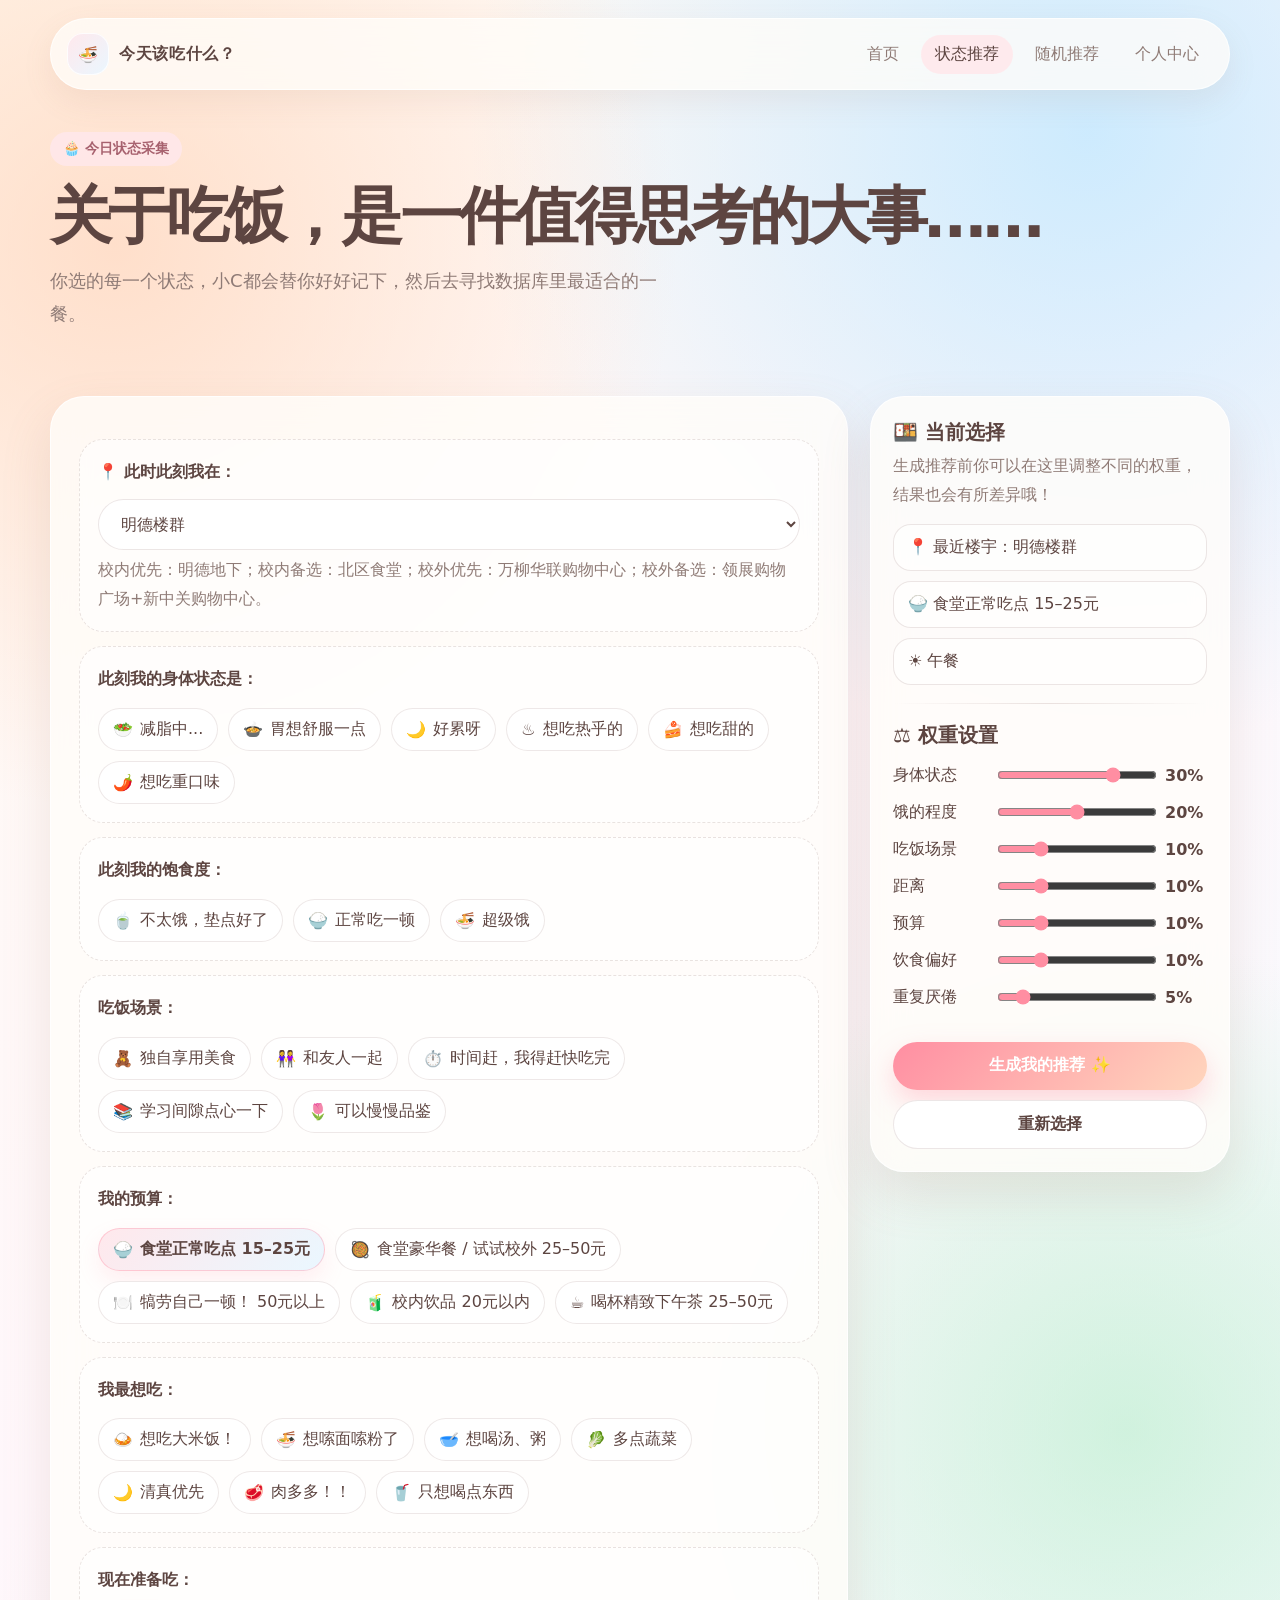
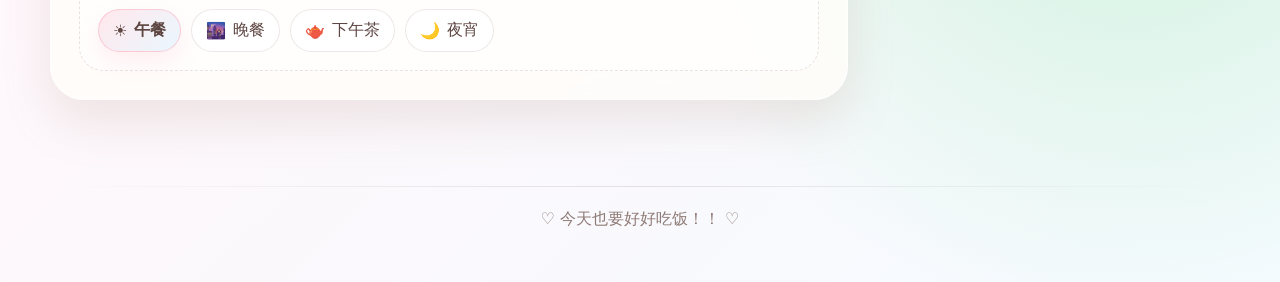
<file: status-recommendation.html>
<!DOCTYPE html>
<html lang="zh-CN">
<head>
  <meta charset="UTF-8" />
  <meta name="viewport" content="width=device-width, initial-scale=1.0" />
  <link rel="stylesheet" href="css/style.css" />
  <title>状态推荐｜今天该吃什么？</title>
</head>
<body>
  <nav class="nav page">
  <a class="logo" href="index.html" aria-label="回到首页">
    <span class="logo-badge">🍜</span>
    <span>今天该吃什么？</span>
  </a>
  <div class="nav-links">
    <a href="index.html" data-nav="home">首页</a>
    <a href="status-recommendation.html" data-nav="status">状态推荐</a>
    <a href="random-recommendation.html" data-nav="random">随机推荐</a>
    <a href="profile.html" data-nav="profile">个人中心</a>
  </div>
</nav>

  <main class="page">
    <section class="result-hero">
      <span class="kicker">🧁 今日状态采集</span>
      <h1 style="font-size: clamp(38px, 5vw, 62px);">关于吃饭，是一件值得思考的大事……</h1>
      <p class="lead">你选的每一个状态，小C都会替你好好记下，然后去寻找数据库里最适合的一餐。</p>
    </section>

    <section class="form-layout section">
      <div class="form-card panel" id="form-area">
        <div class="group">
          <p class="group-label">📍 此时此刻我在：</p>
          <select id="building-select"></select>
          <p class="subtle" id="building-hint">选择楼宇后，结果会优先排序最近的食堂片区和商圈。</p>
        </div>

        <div id="state-groups"></div>
      </div>

      <aside class="side-sticky">
        <div class="summary-card">
          <h3>🍱 当前选择</h3>
          <p class="subtle">生成推荐前你可以在这里调整不同的权重，结果也会有所差异哦！</p>
          <div class="mini-list" id="selected-summary"></div>
          <div class="soft-divider"></div>
          <h3>⚖️ 权重设置</h3>
          <div id="weights"></div>
          <button class="btn btn-primary" style="width:100%; margin-top:18px;" onclick="submitState()">生成我的推荐 ✨</button>
          <button class="btn btn-secondary" style="width:100%; margin-top:10px;" onclick="resetState()">重新选择</button>
        </div>
      </aside>
    </section>
  </main>

  <footer class="footer page">
  <div class="soft-divider"></div>
  <p>♡ 今天也要好好吃饭！！ ♡</p>
</footer>
  <div class="toast" id="toast">已经保存此刻的状态啦</div>

  <script src="js/food-data.js"></script>
  <script src="js/recommend-engine.js"></script>
  <script>
    document.querySelector('[data-nav="status"]').classList.add('active');

    const state = {
      building: "",
      body: [],
      hunger: "",
      scene: "",
      budget: "canteen_15_25",
      preference: [],
      time: "lunch",
      weights: Object.assign({}, window.DEFAULT_WEIGHTS)
    };

    function initBuildingSelect() {
      const select = document.getElementById('building-select');
      select.innerHTML = (window.BUILDINGS || []).map((b, idx) => `
        <option value="${b.name}" ${idx === 0 ? 'selected' : ''}>${b.name}</option>
      `).join('');
      state.building = select.value;
      select.addEventListener('change', () => {
        state.building = select.value;
        updateBuildingHint();
        updateSummary();
      });
      updateBuildingHint();
    }

    function updateBuildingHint() {
      const b = FoodRecommender.getBuildingInfo(state.building);
      const hint = document.getElementById('building-hint');
      if (!b) return;
      hint.textContent = `校内优先：${b.campusPrimary}；校内备选：${b.campusSecondary}；校外优先：${b.mallPrimary}；校外备选：${b.mallSecondary}。`;
    }

    function renderGroups() {
      const container = document.getElementById('state-groups');
      container.innerHTML = window.STATE_GROUPS.map(group => `
        <div class="group">
          <p class="group-label">${group.title}</p>
          <div class="chip-grid">
            ${group.options.map(opt => `
              <button type="button" class="option" data-group="${group.id}" data-id="${opt.id}">
                <span>${opt.emoji}</span><span>${opt.label}</span>
              </button>
            `).join('')}
          </div>
        </div>
      `).join('');

      document.querySelectorAll('.option').forEach(btn => {
        btn.addEventListener('click', () => toggleOption(btn));
      });

      // 默认值
      setActive('budget', 'canteen_15_25', true);
      setActive('time', 'lunch', true);

      const quick = new URLSearchParams(location.search).get('quick');
      if (quick && window.STATE_RULES[quick]) {
        const quickBtn = document.querySelector(`.option[data-id="${quick}"]`);
        if (quickBtn) toggleOption(quickBtn);
      }
      updateSummary();
    }

    function setActive(group, id, on) {
      const btn = document.querySelector(`.option[data-group="${group}"][data-id="${id}"]`);
      if (btn) btn.classList.toggle('active', on);
    }

    function toggleOption(btn) {
      const group = btn.dataset.group;
      const id = btn.dataset.id;
      const config = window.STATE_GROUPS.find(g => g.id === group);

      if (config.multi) {
        const arr = state[group] || [];
        if (arr.includes(id)) {
          state[group] = arr.filter(x => x !== id);
          btn.classList.remove('active');
        } else {
          state[group] = [...arr, id];
          btn.classList.add('active');
        }
      } else {
        document.querySelectorAll(`.option[data-group="${group}"]`).forEach(x => x.classList.remove('active'));
        state[group] = id;
        btn.classList.add('active');
      }
      updateSummary();
    }

    function optionLabel(id) {
      for (const group of window.STATE_GROUPS) {
        const opt = group.options.find(o => o.id === id);
        if (opt) return `${opt.emoji} ${opt.label}`;
      }
      return id;
    }

    function updateSummary() {
      const labels = [];
      labels.push(`📍 最近楼宇：${state.building || '未选择'}`);
      ['body','hunger','scene','budget','preference','time'].forEach(group => {
        const value = state[group];
        if (Array.isArray(value)) {
          if (value.length) labels.push(...value.map(optionLabel));
        } else if (value) {
          labels.push(optionLabel(value));
        }
      });
      document.getElementById('selected-summary').innerHTML = labels.length
        ? labels.map(x => `<div class="mini">${x}</div>`).join('')
        : '<div class="mini">还没有选择状态</div>';
    }

    function renderWeights() {
      const names = {
        body: '身体状态',
        hunger: '饿的程度',
        scene: '吃饭场景',
        distance: '距离',
        budget: '预算',
        preference: '饮食偏好',
        novelty: '重复厌倦'
      };
      document.getElementById('weights').innerHTML = Object.entries(state.weights).map(([key, value]) => `
        <div class="weight-row">
          <label>${names[key] || key}</label>
          <input type="range" min="0" max="40" value="${value}" data-weight="${key}">
          <strong id="weight-${key}">${value}%</strong>
        </div>
      `).join('');
      document.querySelectorAll('[data-weight]').forEach(input => {
        input.addEventListener('input', () => {
          state.weights[input.dataset.weight] = Number(input.value);
          document.getElementById(`weight-${input.dataset.weight}`).textContent = `${input.value}%`;
        });
      });
    }

    function submitState() {
      if (!state.building) {
        alert('请先选择你离哪个楼最近');
        return;
      }
      localStorage.setItem('todayFoodState', JSON.stringify({
        ...state,
        createdAt: new Date().toISOString()
      }));
      showToast();
      setTimeout(() => location.href = 'recommendation-result.html', 260);
    }

    function resetState() {
      localStorage.removeItem('todayFoodState');
      location.href = 'status-recommendation.html';
    }

    function showToast() {
      const toast = document.getElementById('toast');
      toast.classList.add('show');
      setTimeout(() => toast.classList.remove('show'), 1200);
    }

    initBuildingSelect();
    renderGroups();
    renderWeights();
  </script>
</body>
</html>
</file>
<file: css/style.css>
:root {
  --cream: #fffaf1;
  --cream-2: #fff3df;
  --milk: #fffdf9;
  --ink: #5d4541;
  --muted: #8f7b76;
  --line: rgba(121, 82, 77, .14);
  --pink: #ff8ea2;
  --pink-soft: #ffe8ec;
  --peach: #ffd6bd;
  --yellow: #ffe9a8;
  --blue: #bfe7ff;
  --blue-soft: #eaf7ff;
  --green: #bdeecf;
  --green-soft: #effaf2;
  --purple: #d9cdfb;
  --purple-soft: #f2edff;
  --shadow: 0 22px 50px rgba(164, 116, 102, .16);
  --shadow-soft: 0 12px 30px rgba(164, 116, 102, .10);
  --radius-xl: 34px;
  --radius-lg: 26px;
  --radius-md: 18px;
  --max: 1180px;
}

* { box-sizing: border-box; }

body {
  margin: 0;
  min-height: 100vh;
  color: var(--ink);
  font-family: ui-rounded, "PingFang SC", "Hiragino Sans GB", "Microsoft YaHei", system-ui, -apple-system, BlinkMacSystemFont, sans-serif;
  background:
    radial-gradient(circle at 9% 13%, rgba(255, 214, 189, .75), transparent 28%),
    radial-gradient(circle at 85% 7%, rgba(191, 231, 255, .78), transparent 30%),
    radial-gradient(circle at 88% 76%, rgba(189, 238, 207, .68), transparent 27%),
    linear-gradient(135deg, var(--cream), #fff7fb 48%, #f5fbff);
  overflow-x: hidden;
}

a { color: inherit; text-decoration: none; }
button, input, select { font: inherit; }
button { cursor: pointer; }
::selection { background: var(--pink-soft); }

.page {
  width: min(var(--max), calc(100% - 34px));
  margin: 0 auto;
}

.nav {
  margin: 18px auto 0;
  padding: 14px 16px;
  border: 1px solid rgba(255, 255, 255, .72);
  border-radius: 999px;
  background: rgba(255, 253, 249, .78);
  box-shadow: var(--shadow-soft);
  backdrop-filter: blur(18px);
  display: flex;
  align-items: center;
  justify-content: space-between;
  gap: 18px;
  position: sticky;
  top: 14px;
  z-index: 20;
}

.logo {
  display: flex;
  align-items: center;
  gap: 10px;
  font-weight: 900;
  letter-spacing: .04em;
}

.logo-badge {
  width: 42px;
  height: 42px;
  border-radius: 16px;
  display: grid;
  place-items: center;
  background: linear-gradient(135deg, var(--pink-soft), var(--blue-soft));
  box-shadow: inset 0 0 0 1px rgba(255,255,255,.85);
}

.nav-links {
  display: flex;
  align-items: center;
  gap: 8px;
  flex-wrap: wrap;
  justify-content: flex-end;
}

.nav-links a {
  padding: 9px 14px;
  border-radius: 999px;
  color: var(--muted);
  transition: .2s ease;
}

.nav-links a:hover,
.nav-links a.active {
  color: var(--ink);
  background: rgba(255, 232, 236, .85);
}

.hero {
  display: grid;
  grid-template-columns: 1.08fr .92fr;
  gap: 28px;
  align-items: center;
  padding: 58px 0 34px;
}

.hero-card,
.panel,
.result-card,
.feature-card,
.search-card,
.form-card,
.summary-card {
  background: rgba(255, 253, 249, .82);
  border: 1px solid rgba(255, 255, 255, .8);
  border-radius: var(--radius-xl);
  box-shadow: var(--shadow);
  backdrop-filter: blur(18px);
}

.hero-card {
  padding: 48px;
  position: relative;
  overflow: hidden;
}

.hero-card::after {
  content: "";
  position: absolute;
  width: 220px;
  height: 220px;
  right: -90px;
  top: -80px;
  background: radial-gradient(circle, rgba(255, 142, 162, .22), transparent 70%);
}

.kicker {
  display: inline-flex;
  align-items: center;
  gap: 8px;
  padding: 8px 13px;
  border-radius: 999px;
  background: rgba(255, 232, 236, .86);
  color: #a7616e;
  font-weight: 800;
  font-size: 14px;
}

h1 {
  margin: 18px 0 14px;
  font-size: clamp(42px, 6vw, 76px);
  line-height: 1.02;
  letter-spacing: -.06em;
}

h2 {
  margin: 0;
  font-size: clamp(24px, 3vw, 36px);
  letter-spacing: -.035em;
}

h3 {
  margin: 0;
  font-size: 20px;
}

p {
  line-height: 1.8;
}

.lead {
  color: var(--muted);
  font-size: 18px;
  max-width: 620px;
}

.actions {
  display: flex;
  gap: 14px;
  flex-wrap: wrap;
  margin-top: 30px;
}

.btn {
  border: 0;
  border-radius: 999px;
  padding: 13px 20px;
  min-height: 48px;
  display: inline-flex;
  align-items: center;
  justify-content: center;
  gap: 9px;
  font-weight: 900;
  color: var(--ink);
  transition: .2s ease;
}

.btn:hover {
  transform: translateY(-2px);
  filter: brightness(1.02);
}

.btn-primary {
  background: linear-gradient(135deg, var(--pink), var(--peach));
  color: #fff;
  box-shadow: 0 12px 28px rgba(255, 142, 162, .35);
}

.btn-secondary {
  background: #fff;
  border: 1px solid var(--line);
  color: var(--ink);
}

.btn-green {
  background: linear-gradient(135deg, var(--green), var(--blue));
  color: #31524a;
  box-shadow: 0 12px 28px rgba(84, 181, 155, .22);
}

.illustration-card {
  min-height: 400px;
  padding: 28px;
  position: relative;
  overflow: hidden;
  display: grid;
  place-items: center;
  background:
    radial-gradient(circle at 30% 20%, rgba(255, 232, 236, .9), transparent 34%),
    radial-gradient(circle at 75% 65%, rgba(234, 247, 255, .92), transparent 36%),
    rgba(255,253,249,.82);
}

.food-cloud {
  width: min(430px, 100%);
  aspect-ratio: 1 / .86;
  position: relative;
}

.food-doodle {
  position: absolute;
  border: 3px solid rgba(93, 69, 65, .72);
  background: rgba(255,255,255,.58);
  box-shadow: 0 12px 30px rgba(126, 87, 78, .12);
}

.bowl {
  width: 190px;
  height: 105px;
  left: 105px;
  top: 140px;
  border-radius: 30px 30px 76px 76px;
  background: linear-gradient(180deg, #fff, #ffe8ec);
}

.bowl::before {
  content: "🍜";
  position: absolute;
  font-size: 68px;
  left: 50%;
  top: -62px;
  transform: translateX(-50%);
}

.cup {
  width: 96px;
  height: 126px;
  right: 30px;
  top: 38px;
  border-radius: 18px 18px 30px 30px;
  background: linear-gradient(180deg, #fff, #eaf7ff);
}

.cup::before { content: "☕"; position: absolute; font-size: 44px; inset: 28px 0 auto; text-align: center; }

.cake {
  width: 120px;
  height: 90px;
  left: 24px;
  top: 55px;
  border-radius: 20px;
  background: linear-gradient(180deg, #fff, #fff3df);
}

.cake::before { content: "🍰"; position: absolute; font-size: 50px; left: 31px; top: 16px; }

.riceball {
  width: 100px;
  height: 94px;
  left: 42px;
  bottom: 22px;
  border-radius: 46% 46% 42% 42%;
  transform: rotate(-8deg);
  background: linear-gradient(180deg, #fff, #effaf2);
}

.riceball::before { content: "🍙"; position: absolute; font-size: 50px; left: 24px; top: 20px; }

.sparkle {
  position: absolute;
  color: rgba(255, 142, 162, .82);
  font-weight: 900;
  animation: floaty 3.2s ease-in-out infinite;
}

.s1 { left: 22px; top: 12px; }
.s2 { right: 16px; bottom: 46px; animation-delay: .9s; }
.s3 { left: 52%; top: 18px; animation-delay: 1.4s; }

@keyframes floaty {
  0%,100% { transform: translateY(0) rotate(0deg); }
  50% { transform: translateY(-10px) rotate(8deg); }
}

.section {
  margin: 28px 0;
}

.search-card {
  padding: 18px;
  display: flex;
  gap: 12px;
  align-items: center;
}

.search-input,
select,
.input {
  width: 100%;
  border: 1px solid var(--line);
  border-radius: 999px;
  background: rgba(255,255,255,.86);
  padding: 14px 18px;
  color: var(--ink);
  outline: none;
}

.search-input:focus,
select:focus,
.input:focus {
  border-color: rgba(255, 142, 162, .55);
  box-shadow: 0 0 0 4px rgba(255,142,162,.12);
}

.panel {
  padding: 28px;
}

.panel-head {
  display: flex;
  justify-content: space-between;
  gap: 16px;
  align-items: flex-start;
  margin-bottom: 18px;
}

.subtle {
  color: var(--muted);
  margin: 6px 0 0;
}

.chip-grid {
  display: flex;
  flex-wrap: wrap;
  gap: 10px;
  margin: 14px 0 0;
}

.group {
  padding: 18px;
  border-radius: 24px;
  background: rgba(255,255,255,.52);
  border: 1px dashed rgba(121, 82, 77, .16);
  margin-top: 14px;
}

.group-label {
  margin: 0 0 12px;
  font-weight: 900;
  color: var(--ink);
}

.chip,
.option {
  border: 1px solid rgba(121,82,77,.13);
  border-radius: 999px;
  background: #fff;
  padding: 10px 14px;
  color: var(--ink);
  display: inline-flex;
  align-items: center;
  gap: 7px;
  transition: .18s ease;
  user-select: none;
}

.chip:hover,
.option:hover {
  transform: translateY(-1px);
  box-shadow: var(--shadow-soft);
}

.chip.active,
.option.active {
  background: linear-gradient(135deg, var(--pink-soft), var(--blue-soft));
  border-color: rgba(255,142,162,.38);
  box-shadow: 0 10px 22px rgba(255,142,162,.14);
  font-weight: 900;
}

.grid-2 {
  display: grid;
  grid-template-columns: 1fr 1fr;
  gap: 18px;
}

.grid-3 {
  display: grid;
  grid-template-columns: repeat(3, 1fr);
  gap: 18px;
}

.feature-card {
  padding: 24px;
  min-height: 180px;
  transition: .2s ease;
}

.feature-card:hover,
.result-card:hover {
  transform: translateY(-3px);
}

.icon-round {
  width: 54px;
  height: 54px;
  border-radius: 20px;
  display: grid;
  place-items: center;
  background: linear-gradient(135deg, var(--pink-soft), var(--blue-soft));
  font-size: 27px;
  margin-bottom: 14px;
}

.form-layout {
  display: grid;
  grid-template-columns: 1fr 360px;
  gap: 22px;
  align-items: start;
}

.side-sticky {
  position: sticky;
  top: 96px;
}

.weight-row {
  display: grid;
  grid-template-columns: 92px 1fr 42px;
  gap: 10px;
  align-items: center;
  margin: 16px 0;
}

input[type="range"] {
  accent-color: #ff8ea2;
  width: 100%;
}

.summary-card {
  padding: 22px;
}

.mini-list {
  display: grid;
  gap: 10px;
  margin-top: 14px;
}

.mini {
  padding: 12px 14px;
  border-radius: 18px;
  background: rgba(255,255,255,.6);
  border: 1px solid var(--line);
}

.result-hero {
  padding: 42px 0 20px;
}

.result-toolbar {
  display: flex;
  gap: 12px;
  flex-wrap: wrap;
  margin-top: 18px;
}

.result-section-title {
  margin: 30px 0 14px;
  display: flex;
  align-items: center;
  gap: 10px;
}

.result-grid {
  display: grid;
  grid-template-columns: repeat(3, 1fr);
  gap: 18px;
}

.result-card {
  padding: 22px;
  min-height: 300px;
  display: flex;
  flex-direction: column;
}

.result-topline {
  display: flex;
  justify-content: space-between;
  gap: 14px;
  align-items: flex-start;
}

.score {
  padding: 8px 10px;
  border-radius: 999px;
  background: var(--green-soft);
  color: #477061;
  font-weight: 900;
  white-space: nowrap;
}

.place {
  color: var(--muted);
  margin: 8px 0 0;
  font-size: 14px;
}

.price-pill {
  display: inline-flex;
  margin-top: 10px;
  padding: 7px 10px;
  border-radius: 999px;
  background: var(--yellow);
  font-weight: 900;
  font-size: 14px;
}

.tags {
  display: flex;
  flex-wrap: wrap;
  gap: 7px;
  margin-top: 14px;
}

.tag {
  font-size: 12px;
  padding: 5px 8px;
  border-radius: 999px;
  background: rgba(234,247,255,.9);
  color: #607987;
}

.reason {
  margin-top: 14px;
  color: var(--muted);
  font-size: 14px;
  line-height: 1.7;
}

.card-footer {
  margin-top: auto;
  display: flex;
  justify-content: space-between;
  align-items: center;
  gap: 10px;
  padding-top: 16px;
}

.small-btn {
  border: 0;
  border-radius: 999px;
  padding: 9px 12px;
  background: #fff;
  color: var(--ink);
  border: 1px solid var(--line);
}

.empty {
  text-align: center;
  padding: 50px 18px;
}

.footer {
  padding: 40px 0 32px;
  text-align: center;
  color: var(--muted);
}

.soft-divider {
  height: 1px;
  background: linear-gradient(90deg, transparent, rgba(121,82,77,.16), transparent);
  margin: 18px 0;
}

.table-like {
  display: grid;
  gap: 10px;
}

.rule-row {
  display: grid;
  grid-template-columns: 160px 1fr;
  gap: 10px;
  padding: 12px;
  border-radius: 18px;
  background: rgba(255,255,255,.55);
  border: 1px solid var(--line);
}

.toast {
  position: fixed;
  left: 50%;
  bottom: 24px;
  transform: translateX(-50%) translateY(20px);
  opacity: 0;
  pointer-events: none;
  background: rgba(93,69,65,.92);
  color: #fff;
  padding: 12px 16px;
  border-radius: 999px;
  transition: .2s ease;
  z-index: 99;
}

.toast.show {
  opacity: 1;
  transform: translateX(-50%) translateY(0);
}

@media (max-width: 900px) {
  .hero,
  .grid-2,
  .grid-3,
  .form-layout,
  .result-grid {
    grid-template-columns: 1fr;
  }

  .hero-card { padding: 32px 24px; }
  .illustration-card { min-height: 300px; }
  .nav { border-radius: 28px; align-items: flex-start; }
  .nav, .panel-head, .search-card { flex-direction: column; }
  .side-sticky { position: static; }
}

@media (max-width: 520px) {
  .page { width: min(100% - 22px, var(--max)); }
  .nav-links a { padding: 8px 10px; }
  .weight-row { grid-template-columns: 1fr; }
  .result-topline { flex-direction: column; }
}


.combo-parts {
  display: flex;
  flex-wrap: wrap;
  gap: 8px;
  margin-top: 14px;
  padding: 12px;
  border-radius: 18px;
  background: rgba(255, 248, 227, .72);
  border: 1px dashed rgba(121, 82, 77, .18);
}

.combo-parts span {
  display: inline-flex;
  gap: 5px;
  align-items: center;
  padding: 6px 9px;
  border-radius: 999px;
  background: rgba(255,255,255,.76);
  color: var(--ink);
  font-size: 13px;
}

.combo-parts b {
  color: #a7616e;
}

.oracle-hero {
  position: relative;
}

.oracle-panel {
  overflow: hidden;
}

.ritual-selects {
  display: grid;
  grid-template-columns: 1fr 1fr auto;
  gap: 14px;
  align-items: end;
}

.ritual-selects label {
  display: grid;
  gap: 8px;
  font-weight: 900;
  color: var(--ink);
}

.gua-shell {
  display: grid;
  grid-template-columns: 360px 1fr;
  gap: 20px;
  align-items: stretch;
}

.gua-plate,
.oracle-card {
  background: rgba(255, 253, 249, .82);
  border: 1px solid rgba(255, 255, 255, .8);
  border-radius: var(--radius-xl);
  box-shadow: var(--shadow);
  backdrop-filter: blur(18px);
}

.gua-plate {
  min-height: 320px;
  position: relative;
  display: grid;
  place-items: center;
  overflow: hidden;
  background:
    radial-gradient(circle at 30% 20%, rgba(255, 232, 236, .92), transparent 38%),
    radial-gradient(circle at 75% 70%, rgba(234, 247, 255, .9), transparent 40%),
    rgba(255,253,249,.82);
}

.coin {
  position: absolute;
  width: 74px;
  height: 74px;
  border-radius: 50%;
  display: grid;
  place-items: center;
  font-weight: 900;
  color: #9f6a40;
  background: radial-gradient(circle at 30% 25%, #fff7cd, #ffd987 66%, #efb35d);
  border: 3px solid rgba(124, 82, 49, .22);
  box-shadow: 0 16px 30px rgba(154, 103, 54, .18);
}

.c1 { left: 54px; top: 56px; }
.c2 { right: 60px; top: 88px; }
.c3 { left: 120px; bottom: 58px; }

.divining .coin {
  animation: coinSpin .7s ease-in-out infinite;
}
.divining .c2 { animation-delay: .12s; }
.divining .c3 { animation-delay: .24s; }

@keyframes coinSpin {
  0%, 100% { transform: rotateY(0deg) translateY(0); }
  50% { transform: rotateY(180deg) translateY(-12px); }
}

.gua-lines {
  position: relative;
  z-index: 2;
  display: grid;
  gap: 10px;
  width: 168px;
  padding: 18px;
  border-radius: 24px;
  background: rgba(255,255,255,.68);
  border: 1px solid var(--line);
}

.gua-line {
  height: 14px;
  display: grid;
  grid-template-columns: 1fr;
  gap: 12px;
}

.gua-line span {
  border-radius: 999px;
  background: #7a5550;
}

.gua-line.broken {
  grid-template-columns: 1fr 1fr;
}

.gua-line.moving span {
  background: linear-gradient(90deg, var(--pink), var(--peach));
  box-shadow: 0 0 0 4px rgba(255, 142, 162, .14);
}

.oracle-card {
  padding: 30px;
  display: flex;
  flex-direction: column;
  justify-content: center;
}

@media (max-width: 900px) {
  .ritual-selects,
  .gua-shell {
    grid-template-columns: 1fr;
  }
}

/* ===== 随机推荐页：小猫抽小鱼签 ===== */
:root {
  --paw-cursor: url("data:image/svg+xml,%3Csvg xmlns='http://www.w3.org/2000/svg' width='36' height='36' viewBox='0 0 64 64'%3E%3Cpath fill='%23f6b7c8' stroke='%23c78696' stroke-width='3' d='M32 39c8 0 16 7 16 15 0 6-6 9-16 9s-16-3-16-9c0-8 8-15 16-15Zm-16-8c0 4-3 7-7 7S2 35 2 31s3-7 7-7 7 3 7 7Zm46 0c0 4-3 7-7 7s-7-3-7-7 3-7 7-7 7 3 7 7ZM25 17c0 4-3 8-7 8s-7-4-7-8 3-8 7-8 7 4 7 8Zm28 0c0 4-3 8-7 8s-7-4-7-8 3-8 7-8 7 4 7 8Z'/%3E%3C/svg%3E") 8 8, pointer;
}

.cat-hero {
  position: relative;
  overflow: hidden;
}

.cat-hero::before,
.cat-hero::after {
  content: '';
  position: absolute;
  border-radius: 999px;
  opacity: .55;
  pointer-events: none;
}

.cat-hero::before {
  width: 220px;
  height: 220px;
  top: -80px;
  right: -20px;
  background: radial-gradient(circle, rgba(255,214,219,.55), rgba(255,214,219,0));
}

.cat-hero::after {
  width: 180px;
  height: 180px;
  bottom: -70px;
  left: 10px;
  background: radial-gradient(circle, rgba(187,223,255,.46), rgba(187,223,255,0));
}

.fish-draw-shell {
  display: grid;
  grid-template-columns: minmax(0, 1.1fr) minmax(320px, .9fr);
  gap: 22px;
  align-items: stretch;
}

.fish-board-wrap,
.cat-oracle-card {
  border-radius: 28px;
  background: rgba(255,255,255,.86);
  border: 1px solid rgba(190, 164, 145, .18);
  box-shadow: 0 20px 45px rgba(141, 120, 105, .08);
}

.fish-board {
  position: relative;
  min-height: 370px;
  padding: 26px;
  border-radius: 28px;
  overflow: hidden;
  background:
    radial-gradient(circle at 22% 20%, rgba(255, 214, 224, .45), transparent 26%),
    radial-gradient(circle at 78% 80%, rgba(201, 231, 255, .40), transparent 28%),
    linear-gradient(135deg, rgba(255,250,247,.98), rgba(247,251,255,.98));
}

.board-deco {
  position: absolute;
  color: rgba(189, 154, 126, .45);
  font-size: 26px;
  pointer-events: none;
}

.deco-1 { top: 22px; left: 28px; }
.deco-2 { right: 34px; top: 34px; }
.deco-3 { left: 48%; bottom: 28px; }

.fish-grid {
  position: relative;
  z-index: 2;
  display: grid;
  grid-template-columns: repeat(3, minmax(110px, 1fr));
  gap: 18px 20px;
  padding: 22px 12px 10px;
}

.fish-tag {
  appearance: none;
  border: none;
  background: transparent;
  padding: 0;
  cursor: var(--paw-cursor);
  transition: transform .18s ease;
}

.fish-tag:hover {
  transform: translateY(-5px) rotate(-2deg);
}

.fish-body {
  position: relative;
  display: flex;
  align-items: center;
  justify-content: center;
  min-height: 88px;
  padding: 18px 22px 18px 30px;
  border-radius: 999px;
  border: 2px solid rgba(220, 182, 138, .9);
  box-shadow: 0 12px 24px rgba(169, 133, 103, .16);
  color: #7b5f4a;
  font-weight: 700;
  letter-spacing: .03em;
}

.fish-body::after {
  content: '';
  position: absolute;
  right: -22px;
  top: 50%;
  transform: translateY(-50%);
  width: 0;
  height: 0;
  border-top: 17px solid transparent;
  border-bottom: 17px solid transparent;
  border-left: 24px solid currentColor;
  filter: saturate(.1) brightness(1.7);
}

.fish-body::before {
  content: '';
  position: absolute;
  right: 10px;
  top: 50%;
  transform: translateY(-50%);
  width: 12px;
  height: 12px;
  border-radius: 50%;
  background: rgba(255,255,255,.36);
}

.fish-eye {
  position: absolute;
  left: 15px;
  top: 50%;
  width: 7px;
  height: 7px;
  transform: translateY(-50%);
  border-radius: 50%;
  background: #8f6f57;
  box-shadow: 10px 0 0 rgba(255,255,255,.15);
}

.fish-label { position: relative; z-index: 2; }

.fish-body.peach { background: linear-gradient(135deg, #fff4ea, #ffd8c7); }
.fish-body.butter { background: linear-gradient(135deg, #fff8df, #ffe3a3); }
.fish-body.mint { background: linear-gradient(135deg, #eefcf6, #cdeeda); }
.fish-body.rose { background: linear-gradient(135deg, #fff0f2, #ffc7d0); }
.fish-body.lilac { background: linear-gradient(135deg, #f8f0ff, #e4d3ff); }
.fish-body.sky { background: linear-gradient(135deg, #eef8ff, #d4ecff); }

.fish-tag.selected .fish-body {
  transform: rotate(-3deg) scale(1.03);
  box-shadow: 0 14px 30px rgba(255, 154, 185, .24);
  border-color: rgba(245, 156, 179, .95);
}

.fish-tag.selected .fish-body::before {
  background: rgba(255,255,255,.65);
}

.drawing .fish-tag {
  animation: fishSwim 0.8s ease-in-out infinite alternate;
}

.drawing .fish-tag:nth-child(2n) {
  animation-delay: .12s;
}

.drawing .fish-tag:nth-child(3n) {
  animation-delay: .22s;
}

@keyframes fishSwim {
  0% { transform: translateY(0) rotate(-3deg); }
  100% { transform: translateY(-7px) rotate(3deg); }
}

.cat-paw {
  position: absolute;
  left: 46px;
  top: 36px;
  z-index: 4;
  display: grid;
  place-items: center;
  width: 70px;
  height: 70px;
  border-radius: 50%;
  background: radial-gradient(circle at 35% 30%, rgba(255,255,255,.8), rgba(255,255,255,.45) 30%, rgba(255, 225, 232, .95) 31%, rgba(255, 212, 222, .95));
  box-shadow: 0 15px 28px rgba(228, 157, 178, .22);
  border: 1px solid rgba(230, 167, 185, .45);
  font-size: 36px;
  color: #c78696;
  opacity: .96;
  transform: translate(-50%, -50%) scale(.82) rotate(-12deg);
  transition: left .45s cubic-bezier(.25,.8,.25,1.25), top .45s cubic-bezier(.25,.8,.25,1.25), transform .35s ease;
  pointer-events: none;
}

.drawing .cat-paw {
  animation: pawBounce .55s ease-in-out infinite;
}

@keyframes pawBounce {
  0%, 100% { transform: translate(-50%, -50%) scale(.84) rotate(-16deg); }
  50% { transform: translate(-50%, -58%) scale(.95) rotate(0deg); }
}

.cat-oracle-card {
  padding: 28px 26px;
  display: flex;
  flex-direction: column;
  justify-content: center;
  gap: 14px;
}

.sign-legend {
  display: grid;
  gap: 10px;
  margin-top: 10px;
  padding: 14px 16px;
  border-radius: 18px;
  background: linear-gradient(135deg, rgba(255,247,244,.95), rgba(245,250,255,.95));
  color: var(--text-soft);
  font-size: 14px;
}

.fish-grid,
.fish-tag,
.fish-body {
  cursor: var(--paw-cursor);
}

@media (max-width: 960px) {
  .fish-draw-shell {
    grid-template-columns: 1fr;
  }

  .fish-grid {
    grid-template-columns: repeat(2, minmax(110px, 1fr));
  }
}

@media (max-width: 620px) {
  .fish-board {
    min-height: 410px;
    padding: 18px;
  }

  .fish-grid {
    gap: 14px;
    padding: 24px 6px 8px;
  }

  .fish-body {
    min-height: 78px;
    padding: 16px 18px 16px 26px;
    font-size: 14px;
  }

  .fish-body::after {
    right: -19px;
    border-top-width: 15px;
    border-bottom-width: 15px;
    border-left-width: 21px;
  }

  .cat-paw {
    width: 62px;
    height: 62px;
    font-size: 32px;
  }
}

/* ===== 梅花内盒风格 ===== */
.plum-box {
  position: relative;
  overflow: hidden;
  margin-top: 4px;
  padding: 22px 20px 18px;
  border-radius: 22px;
  border: 1px solid rgba(214, 174, 174, .28);
  background:
    radial-gradient(circle at 18% 20%, rgba(255, 222, 230, .42), transparent 22%),
    radial-gradient(circle at 84% 82%, rgba(233, 242, 255, .45), transparent 24%),
    linear-gradient(135deg, rgba(255,250,248,.98), rgba(255,255,255,.96));
  box-shadow: inset 0 0 0 1px rgba(255,255,255,.42), 0 12px 28px rgba(176, 142, 142, .08);
}

.plum-seal {
  display: inline-flex;
  align-items: center;
  justify-content: center;
  min-width: 88px;
  padding: 8px 14px;
  border-radius: 999px;
  background: linear-gradient(135deg, #f7dfe7, #ffeeda);
  color: #8b5e67;
  font-weight: 700;
  letter-spacing: .08em;
  box-shadow: 0 8px 18px rgba(226, 179, 191, .2);
}

.plum-meta {
  margin-top: 14px;
  color: #8d6d66;
  font-size: 14px;
  letter-spacing: .04em;
}

.plum-main {
  margin-top: 10px;
  color: var(--text-main);
  font-size: 16px;
  line-height: 1.8;
}

.plum-verse {
  margin-top: 12px;
  padding: 14px 16px;
  border-radius: 16px;
  background: rgba(255,255,255,.66);
  color: var(--text-soft);
  line-height: 1.8;
}

.cat-interpret {
  margin-top: 12px;
  padding: 14px 16px;
  border-radius: 18px;
  background: linear-gradient(135deg, rgba(255,245,247,.95), rgba(247,251,255,.95));
  border: 1px dashed rgba(219, 173, 186, .48);
  color: #7b5d58;
  line-height: 1.8;
}

.plum-branch {
  position: absolute;
  width: 120px;
  height: 120px;
  pointer-events: none;
  opacity: .55;
}

.plum-branch::before,
.plum-branch::after {
  content: '';
  position: absolute;
  border-radius: 999px;
}

.plum-branch::before {
  width: 88px;
  height: 2px;
  background: rgba(145, 113, 102, .35);
}

.plum-branch::after {
  width: 12px;
  height: 12px;
  background: #f6cad7;
  box-shadow:
    14px -10px 0 #ffdce6,
    28px 2px 0 #f4c4d1,
    42px -12px 0 #ffe7ef,
    18px 16px 0 #f9d4df,
    52px 14px 0 #f6cad7;
}

.plum-branch-left {
  left: -12px;
  top: -8px;
  transform: rotate(18deg);
}

.plum-branch-left::before {
  top: 32px;
  left: 6px;
  transform: rotate(18deg);
}

.plum-branch-left::after {
  top: 12px;
  left: 14px;
}

.plum-branch-right {
  right: -22px;
  bottom: -8px;
  transform: rotate(-32deg);
}

.plum-branch-right::before {
  top: 56px;
  left: 12px;
  transform: rotate(-12deg);
}

.plum-branch-right::after {
  top: 34px;
  left: 18px;
}

/* ===== v5：更紧凑的小鱼签布局 + 更强的梅花卦象动画 ===== */
.fish-draw-shell {
  grid-template-columns: minmax(300px, .78fr) minmax(460px, 1.22fr);
  gap: 18px;
  align-items: start;
}

.fish-board-wrap {
  max-width: 560px;
}

.fish-board {
  min-height: 300px;
  padding: 18px 18px 12px;
}

.fish-grid {
  max-width: 520px;
  margin: 0 auto;
  grid-template-columns: repeat(3, minmax(92px, 1fr));
  gap: 14px 14px;
  padding: 18px 2px 4px;
}

.fish-body {
  min-height: 70px;
  padding: 12px 18px 12px 24px;
  border-radius: 999px;
  font-size: 14px;
  line-height: 1;
}

.fish-body::after {
  right: -18px;
  border-top-width: 14px;
  border-bottom-width: 14px;
  border-left-width: 20px;
}

.fish-eye {
  left: 12px;
}

.fish-tag:hover {
  transform: translateY(-4px) rotate(-2deg) scale(1.02);
}

.deco-3 {
  left: 50%;
  bottom: 18px;
}

.cat-oracle-card {
  padding: 30px 30px 26px;
}

#gua-title {
  font-size: clamp(42px, 4.6vw, 60px);
  font-weight: 800;
  line-height: 1.12;
  letter-spacing: -.03em;
  margin: 4px 0 6px;
}

#gua-text {
  font-size: 18px;
  line-height: 1.9;
}

.plum-box {
  margin-top: 8px;
  padding: 22px 22px 18px;
}

.gua-flight {
  position: relative;
  overflow: hidden;
  min-height: 152px;
  margin: 16px 0 14px;
  border-radius: 22px;
  border: 1px solid rgba(220, 182, 182, .24);
  background:
    radial-gradient(circle at 28% 28%, rgba(255, 227, 233, .65), transparent 22%),
    radial-gradient(circle at 74% 72%, rgba(227, 239, 255, .55), transparent 24%),
    linear-gradient(135deg, rgba(255,251,248,.98), rgba(249,251,255,.98));
}

.gua-flight-ring {
  position: absolute;
  border-radius: 50%;
  border: 1px dashed rgba(206, 164, 176, .28);
  pointer-events: none;
}

.ring-1 {
  width: 126px;
  height: 126px;
  left: 14%;
  top: 12px;
}

.ring-2 {
  width: 148px;
  height: 148px;
  right: 11%;
  top: -6px;
}

.gua-flight-symbol {
  position: absolute;
  top: 52px;
  font-size: 60px;
  font-weight: 800;
  line-height: 1;
  color: #8e6662;
  text-shadow: 0 10px 24px rgba(170, 128, 129, .14);
  transition: transform .35s ease, top .35s ease, left .35s ease, right .35s ease;
}

.gua-upper {
  left: 26%;
}

.gua-lower {
  right: 26%;
}

.gua-flight-text {
  position: absolute;
  left: 0;
  right: 0;
  bottom: 16px;
  text-align: center;
  color: #8f6760;
  font-size: 15px;
  font-weight: 700;
  letter-spacing: .06em;
}

.flying .gua-upper {
  animation: guaRiseFallUpper 1.1s ease-in-out infinite;
}

.flying .gua-lower {
  animation: guaRiseFallLower 1.1s ease-in-out infinite;
}

@keyframes guaRiseFallUpper {
  0% { transform: translate(0, 24px) scale(.9) rotate(-8deg); opacity: .55; }
  28% { transform: translate(18px, -18px) scale(1.18) rotate(2deg); opacity: 1; }
  54% { transform: translate(6px, -36px) scale(1.12) rotate(0deg); opacity: .92; }
  100% { transform: translate(8px, 18px) scale(.98) rotate(6deg); opacity: .82; }
}

@keyframes guaRiseFallLower {
  0% { transform: translate(0, 20px) scale(.92) rotate(8deg); opacity: .58; }
  28% { transform: translate(-18px, -12px) scale(1.16) rotate(-2deg); opacity: 1; }
  54% { transform: translate(-10px, -34px) scale(1.08) rotate(0deg); opacity: .94; }
  100% { transform: translate(-8px, 22px) scale(.98) rotate(-6deg); opacity: .82; }
}

.plum-seal {
  position: relative;
  z-index: 2;
}

.plum-meta {
  margin-top: 4px;
  font-size: 15px;
}

.plum-main {
  font-size: 17px;
  line-height: 1.9;
}

.plum-verse,
.cat-interpret {
  font-size: 16px;
}

@media (max-width: 960px) {
  .fish-draw-shell {
    grid-template-columns: 1fr;
  }

  .fish-board-wrap {
    max-width: none;
  }

  .fish-board {
    min-height: 272px;
  }

  .fish-grid {
    grid-template-columns: repeat(3, minmax(90px, 1fr));
  }
}

@media (max-width: 680px) {
  .fish-grid {
    grid-template-columns: repeat(2, minmax(112px, 1fr));
  }

  .fish-board {
    min-height: 320px;
  }

  .gua-flight-symbol {
    font-size: 52px;
  }

  #gua-title {
    font-size: clamp(34px, 8vw, 48px);
  }
}

/* ===== v6：单列布局，六签一排，起卦图更大 ===== */
.fish-draw-shell {
  display: block;
}

.cat-oracle-wide {
  max-width: 1320px;
  margin: 0 auto;
}

.cat-oracle-card {
  padding: 30px 34px 28px;
}

#gua-title {
  font-size: clamp(42px, 4.8vw, 64px);
  font-weight: 800;
  line-height: 1.08;
  letter-spacing: -.035em;
  margin: 6px 0 10px;
}

#gua-text {
  font-size: 18px;
  line-height: 1.9;
}

.plum-box {
  margin-top: 12px;
  padding: 26px 26px 22px;
}

.gua-flight {
  position: relative;
  overflow: hidden;
  min-height: 230px;
  margin: 16px 0 16px;
  border-radius: 24px;
  border: 1px solid rgba(220, 182, 182, .24);
  background:
    radial-gradient(circle at 28% 28%, rgba(255, 227, 233, .65), transparent 22%),
    radial-gradient(circle at 74% 72%, rgba(227, 239, 255, .55), transparent 24%),
    linear-gradient(135deg, rgba(255,251,248,.98), rgba(249,251,255,.98));
}

.gua-flight-ring {
  position: absolute;
  border-radius: 50%;
  border: 1px dashed rgba(206, 164, 176, .28);
  pointer-events: none;
}

.ring-1 {
  width: 170px;
  height: 170px;
  left: 13%;
  top: 18px;
}

.ring-2 {
  width: 196px;
  height: 196px;
  right: 10%;
  top: 2px;
}

.gua-flight-symbol {
  position: absolute;
  top: 72px;
  font-size: 84px;
  font-weight: 800;
  line-height: 1;
  color: #8e6662;
  text-shadow: 0 14px 30px rgba(170, 128, 129, .14);
  transition: transform .35s ease, top .35s ease, left .35s ease, right .35s ease;
}

.gua-upper { left: 29%; }
.gua-lower { right: 29%; }

.gua-flight-text {
  position: absolute;
  left: 0;
  right: 0;
  bottom: 18px;
  text-align: center;
  color: #8f6760;
  font-size: 16px;
  font-weight: 700;
  letter-spacing: .06em;
}

.flying .gua-upper {
  animation: guaRiseFallUpper 1.1s ease-in-out infinite;
}

.flying .gua-lower {
  animation: guaRiseFallLower 1.1s ease-in-out infinite;
}

@keyframes guaRiseFallUpper {
  0% { transform: translate(0, 36px) scale(.9) rotate(-8deg); opacity: .55; }
  28% { transform: translate(24px, -22px) scale(1.2) rotate(2deg); opacity: 1; }
  54% { transform: translate(8px, -44px) scale(1.14) rotate(0deg); opacity: .94; }
  100% { transform: translate(12px, 28px) scale(.98) rotate(6deg); opacity: .82; }
}

@keyframes guaRiseFallLower {
  0% { transform: translate(0, 28px) scale(.92) rotate(8deg); opacity: .58; }
  28% { transform: translate(-24px, -16px) scale(1.16) rotate(-2deg); opacity: 1; }
  54% { transform: translate(-10px, -42px) scale(1.1) rotate(0deg); opacity: .94; }
  100% { transform: translate(-12px, 30px) scale(.98) rotate(-6deg); opacity: .82; }
}

.fish-strip-block {
  margin-top: 18px;
}

.fish-strip-head {
  display: flex;
  align-items: center;
  justify-content: space-between;
  gap: 12px;
  margin-bottom: 12px;
  flex-wrap: wrap;
}

.fish-strip-note {
  color: var(--text-soft);
  font-size: 14px;
}

.fish-board-inline {
  position: relative;
  min-height: 126px;
  padding: 18px 18px 14px;
  border-radius: 24px;
  overflow: hidden;
  background:
    radial-gradient(circle at 12% 25%, rgba(255, 224, 231, .35), transparent 18%),
    radial-gradient(circle at 88% 72%, rgba(210, 233, 255, .32), transparent 18%),
    linear-gradient(135deg, rgba(255,250,247,.96), rgba(247,251,255,.96));
  border: 1px solid rgba(190, 164, 145, .16);
}

.fish-grid-inline {
  display: grid;
  grid-template-columns: repeat(6, minmax(0, 1fr));
  gap: 12px;
  padding: 0;
  max-width: none;
  margin: 0;
}

.fish-tag {
  appearance: none;
  border: none;
  background: transparent;
  padding: 0;
  cursor: var(--paw-cursor);
  transition: transform .18s ease;
}

.fish-tag:hover {
  transform: translateY(-4px) rotate(-2deg) scale(1.02);
}

.fish-body {
  position: relative;
  display: flex;
  align-items: center;
  justify-content: center;
  min-height: 64px;
  width: 100%;
  padding: 12px 14px 12px 20px;
  border-radius: 999px;
  border: 2px solid rgba(220, 182, 138, .9);
  box-shadow: 0 10px 20px rgba(169, 133, 103, .12);
  color: #7b5f4a;
  font-weight: 700;
  letter-spacing: .03em;
  font-size: 14px;
}

.fish-body::after {
  content: '';
  position: absolute;
  right: -14px;
  top: 50%;
  transform: translateY(-50%);
  width: 0;
  height: 0;
  border-top: 12px solid transparent;
  border-bottom: 12px solid transparent;
  border-left: 16px solid currentColor;
  filter: saturate(.1) brightness(1.7);
}

.fish-eye {
  position: absolute;
  left: 10px;
  top: 50%;
  width: 7px;
  height: 7px;
  transform: translateY(-50%);
  border-radius: 50%;
  background: #8f6f57;
  box-shadow: 10px 0 0 rgba(255,255,255,.15);
}

.cat-paw {
  position: absolute;
  left: 48px;
  top: 26px;
  z-index: 4;
  display: grid;
  place-items: center;
  width: 64px;
  height: 64px;
  border-radius: 50%;
  background: radial-gradient(circle at 35% 30%, rgba(255,255,255,.8), rgba(255,255,255,.45) 30%, rgba(255, 225, 232, .95) 31%, rgba(255, 212, 222, .95));
  box-shadow: 0 15px 28px rgba(228, 157, 178, .22);
  border: 1px solid rgba(230, 167, 185, .45);
  font-size: 32px;
  color: #c78696;
  opacity: .96;
  transform: translate(-50%, -50%) scale(.82) rotate(-12deg);
  transition: left .45s cubic-bezier(.25,.8,.25,1.25), top .45s cubic-bezier(.25,.8,.25,1.25), transform .35s ease;
  pointer-events: none;
}

.drawing .fish-tag,
.flying ~ .fish-strip-block .fish-tag {
  animation: none;
}

.sign-legend {
  display: grid;
  grid-template-columns: repeat(3, minmax(0, 1fr));
  gap: 10px;
  margin-top: 14px;
  padding: 14px 16px;
  border-radius: 18px;
  background: linear-gradient(135deg, rgba(255,247,244,.95), rgba(245,250,255,.95));
  color: var(--text-soft);
  font-size: 14px;
}

@media (max-width: 1100px) {
  .fish-grid-inline {
    grid-template-columns: repeat(3, minmax(0, 1fr));
    row-gap: 14px;
  }

  .sign-legend {
    grid-template-columns: 1fr;
  }

  .gua-flight-symbol {
    font-size: 72px;
  }
}

@media (max-width: 760px) {
  .cat-oracle-card {
    padding: 24px 20px 22px;
  }

  .gua-flight {
    min-height: 190px;
  }

  .gua-flight-symbol {
    font-size: 58px;
    top: 66px;
  }

  .gua-upper { left: 24%; }
  .gua-lower { right: 24%; }

  .fish-grid-inline {
    grid-template-columns: repeat(2, minmax(0, 1fr));
  }
}
/* ===== 首页右侧插画优化：去掉黑框，统一马卡龙简笔食物风格 ===== */

.illustration-card {
  overflow: hidden;
}

.food-cloud {
  position: relative;
  width: 100%;
  min-height: 480px;
  border-radius: 32px;
  background:
    radial-gradient(circle at 24% 20%, rgba(255, 202, 218, 0.32), transparent 28%),
    radial-gradient(circle at 72% 28%, rgba(218, 239, 255, 0.48), transparent 30%),
    radial-gradient(circle at 50% 78%, rgba(255, 239, 214, 0.36), transparent 28%),
    linear-gradient(135deg, #fffafb 0%, #fffdfc 48%, #f7fcff 100%);
}

/* 小星星 */
.food-cloud .sparkle {
  position: absolute;
  color: #ffa9c2;
  font-size: 20px;
  line-height: 1;
  opacity: 0.85;
  filter: drop-shadow(0 6px 12px rgba(255, 169, 194, 0.28));
}

.food-cloud .s1 {
  left: 12%;
  top: 12%;
}

.food-cloud .s2 {
  right: 13%;
  bottom: 18%;
}

.food-cloud .s3 {
  left: 52%;
  top: 10%;
}

.food-cloud .s4 {
  left: 22%;
  bottom: 24%;
  font-size: 15px;
  opacity: 0.6;
}

/* 所有食物统一：无黑框、软阴影、简笔画 */
.food-doodle {
  position: absolute;
  width: 92px;
  height: 92px;
  border: none !important;
  outline: none !important;
  border-radius: 28px;
  background: rgba(255, 255, 255, 0.48);
  box-shadow:
    0 18px 34px rgba(218, 190, 198, 0.18),
    inset 0 0 0 1px rgba(255, 255, 255, 0.7);
}

/* 原来的 cake / cup / bowl / riceball 如果有边框，在这里统一覆盖 */
.food-doodle::before,
.food-doodle::after {
  content: "";
  position: absolute;
  box-sizing: border-box;
}

/* 1. 小蛋糕 */
.food-doodle.cake {
  left: 11%;
  top: 15%;
  background: rgba(255, 247, 238, 0.72);
}

.food-doodle.cake::before {
  width: 58px;
  height: 42px;
  left: 18px;
  top: 30px;
  border-radius: 8px 10px 12px 12px;
  background:
    linear-gradient(to bottom,
      #ffd8b8 0 23%,
      #fff3ec 23% 42%,
      #ffb98e 42% 62%,
      #fff3ec 62% 78%,
      #ffcfab 78% 100%);
  transform: skewY(-8deg);
  box-shadow: 0 8px 14px rgba(255, 184, 150, 0.24);
}

.food-doodle.cake::after {
  width: 14px;
  height: 14px;
  left: 46px;
  top: 22px;
  border-radius: 50%;
  background: #ff6f91;
  box-shadow: -5px 5px 0 -2px #74c98d;
}

/* 2. 面碗 */
.food-doodle.noodles {
  left: 40%;
  top: 22%;
  width: 112px;
  height: 100px;
  background: rgba(255, 247, 251, 0.72);
}

.food-doodle.noodles::before {
  width: 72px;
  height: 38px;
  left: 20px;
  top: 42px;
  border-radius: 0 0 30px 30px;
  background: linear-gradient(180deg, #ff84ab, #df4f86);
  box-shadow: 0 6px 0 #c83872;
}

.food-doodle.noodles::after {
  width: 58px;
  height: 5px;
  left: 29px;
  top: 36px;
  border-radius: 999px;
  background: #ffc6d7;
  box-shadow:
    -4px -18px 0 #d8a66f,
    22px -22px 0 #d8a66f,
    2px -10px 0 #ffc86f,
    12px -8px 0 #ffc86f,
    22px -9px 0 #ffc86f;
  transform: rotate(-2deg);
}

/* 3. 饭团 */
.food-doodle.riceball {
  left: 16%;
  bottom: 15%;
  background: rgba(244, 253, 249, 0.7);
}

.food-doodle.riceball::before {
  width: 56px;
  height: 54px;
  left: 18px;
  top: 20px;
  border-radius: 18px;
  background: #f4f2f7;
  clip-path: polygon(50% 0, 100% 88%, 0 88%);
  box-shadow: inset -8px -8px 14px rgba(196, 190, 210, 0.28);
}

.food-doodle.riceball::after {
  width: 24px;
  height: 22px;
  left: 34px;
  top: 50px;
  border-radius: 4px 4px 8px 8px;
  background: #74629f;
}

/* 4. 饮品 */
.food-doodle.drink {
  right: 15%;
  top: 17%;
  background: rgba(238, 248, 255, 0.72);
}

.food-doodle.drink::before {
  width: 40px;
  height: 48px;
  left: 27px;
  top: 24px;
  border-radius: 8px 8px 16px 16px;
  background:
    linear-gradient(to bottom,
      #8d6170 0 28%,
      #cdbdea 28% 100%);
  box-shadow: inset 0 -8px 0 rgba(178, 158, 213, 0.4);
}

.food-doodle.drink::after {
  width: 16px;
  height: 18px;
  left: 62px;
  top: 34px;
  border: 3px solid rgba(177, 158, 213, 0.85);
  border-left: none;
  border-radius: 0 14px 14px 0;
}

/* 5. 饺子 */
.food-doodle.dumpling {
  left: 66%;
  bottom: 16%;
  background: rgba(255, 250, 239, 0.72);
}

.food-doodle.dumpling::before {
  width: 62px;
  height: 34px;
  left: 15px;
  top: 36px;
  border-radius: 38px 38px 18px 18px;
  background: #fff2d7;
  box-shadow:
    inset 0 -6px 0 rgba(255, 216, 163, 0.55),
    0 8px 15px rgba(255, 201, 143, 0.18);
}

.food-doodle.dumpling::after {
  width: 44px;
  height: 20px;
  left: 24px;
  top: 32px;
  border-top: 3px dashed rgba(202, 159, 112, 0.5);
  border-radius: 50%;
}

/* 6. 小鱼 */
.food-doodle.fish {
  right: 31%;
  bottom: 8%;
  background: rgba(255, 248, 246, 0.7);
}

.food-doodle.fish::before {
  width: 52px;
  height: 30px;
  left: 20px;
  top: 32px;
  border-radius: 999px;
  background: #ffc4bd;
  box-shadow:
    inset -8px -4px 0 rgba(255, 158, 158, 0.32),
    -8px 13px 0 -11px #8b7779;
}

.food-doodle.fish::after {
  width: 24px;
  height: 24px;
  left: 61px;
  top: 35px;
  background: #ffc4bd;
  clip-path: polygon(0 50%, 100% 0, 100% 100%);
}

/* 7. 鸡蛋 / 轻食 */
.food-doodle.egg {
  right: 37%;
  top: 5%;
  width: 72px;
  height: 72px;
  background: rgba(255, 255, 245, 0.68);
}

.food-doodle.egg::before {
  width: 42px;
  height: 34px;
  left: 15px;
  top: 22px;
  border-radius: 55% 45% 50% 48%;
  background: #fff9ec;
  box-shadow: 0 7px 15px rgba(240, 202, 150, 0.18);
}

.food-doodle.egg::after {
  width: 16px;
  height: 16px;
  left: 29px;
  top: 31px;
  border-radius: 50%;
  background: #ffc85f;
}

/* 8. 小猫 */
.food-doodle.cat {
  left: 42%;
  bottom: 8%;
  width: 96px;
  height: 82px;
  background: rgba(255, 246, 239, 0.72);
}

.food-doodle.cat::before {
  width: 54px;
  height: 44px;
  left: 21px;
  top: 18px;
  border-radius: 50% 50% 42% 42%;
  background: #fff4e8;
  box-shadow:
    -15px -8px 0 -8px #fff4e8,
    15px -8px 0 -8px #fff4e8,
    -10px 16px 0 -8px #7c696c,
    10px 16px 0 -8px #7c696c,
    0 22px 0 -9px #f4a3b5;
}

.food-doodle.cat::after {
  width: 38px;
  height: 14px;
  left: 30px;
  top: 54px;
  border-radius: 0 0 20px 20px;
  border-bottom: 3px solid rgba(124, 105, 108, 0.7);
}

/* 轻微漂浮动画，整体更活一点 */
.food-doodle {
  animation: softFloat 4.8s ease-in-out infinite;
}

.food-doodle.cake,
.food-doodle.drink,
.food-doodle.egg {
  animation-delay: -1.2s;
}

.food-doodle.riceball,
.food-doodle.dumpling {
  animation-delay: -2.1s;
}

.food-doodle.fish,
.food-doodle.cat {
  animation-delay: -3s;
}

@keyframes softFloat {
  0%, 100% {
    transform: translateY(0);
  }
  50% {
    transform: translateY(-7px);
  }
}

/* 手机端防止挤在一起 */
@media (max-width: 768px) {
  .food-cloud {
    min-height: 520px;
  }

  .food-doodle.cake {
    left: 8%;
    top: 12%;
  }

  .food-doodle.noodles {
    left: 38%;
    top: 25%;
  }

  .food-doodle.drink {
    right: 7%;
    top: 12%;
  }

  .food-doodle.riceball {
    left: 8%;
    bottom: 18%;
  }

  .food-doodle.dumpling {
    right: 8%;
    bottom: 24%;
  }

  .food-doodle.fish {
    right: 28%;
    bottom: 8%;
  }

  .food-doodle.cat {
    left: 38%;
    bottom: 2%;
  }
}
/* ===== 全页面鼠标悬停小猫爪效果：用于随机推荐页 ===== */

.global-cat-paw {
  position: fixed;
  left: 0;
  top: 0;
  z-index: 9999;
  pointer-events: none;
  font-size: 28px;
  opacity: 0;
  transform: translate(-50%, -50%) rotate(-18deg) scale(0.82);
  filter: drop-shadow(0 8px 14px rgba(245, 155, 184, 0.35));
  transition:
    opacity 0.16s ease,
    transform 0.22s cubic-bezier(.18,.89,.32,1.28),
    left 0.18s ease,
    top 0.18s ease;
}

.global-cat-paw.show {
  opacity: 1;
  transform: translate(-50%, -50%) rotate(-18deg) scale(1);
}

.global-cat-paw.press {
  transform: translate(-50%, -50%) rotate(-8deg) scale(0.9);
}

/* 所有可点击/可选择区域统一变成软软的 hover */
.random-hover-target,
.nav-links a,
.logo,
.btn,
select,
.result-card,
.oracle-card,
.fish-tag,
.feature-card,
.chip {
  cursor: pointer;
  transition:
    transform 0.2s ease,
    box-shadow 0.2s ease,
    border-color 0.2s ease,
    background 0.2s ease;
}

.nav-links a:hover,
.logo:hover,
.btn:hover,
select:hover,
.result-card:hover,
.oracle-card:hover,
.feature-card:hover,
.chip:hover {
  transform: translateY(-2px);
  box-shadow:
    0 16px 32px rgba(245, 155, 184, 0.16),
    0 8px 18px rgba(190, 215, 235, 0.16);
}

/* select 鼠标放上去也更像小组件 */
select:hover {
  border-color: rgba(245, 155, 184, 0.55);
  background-color: #fffafd;
}

/* 按钮点击时有一点被猫爪按下去的感觉 */
.btn:active,
.nav-links a:active,
.fish-tag:active,
.result-card:active,
.chip:active {
  transform: translateY(1px) scale(0.98);
}

/* 输入框不使用 pointer，但可以有柔和聚焦 */
input:hover,
.search-input:hover {
  border-color: rgba(245, 155, 184, 0.45);
  box-shadow: 0 0 0 4px rgba(245, 155, 184, 0.10);
}
</file>
